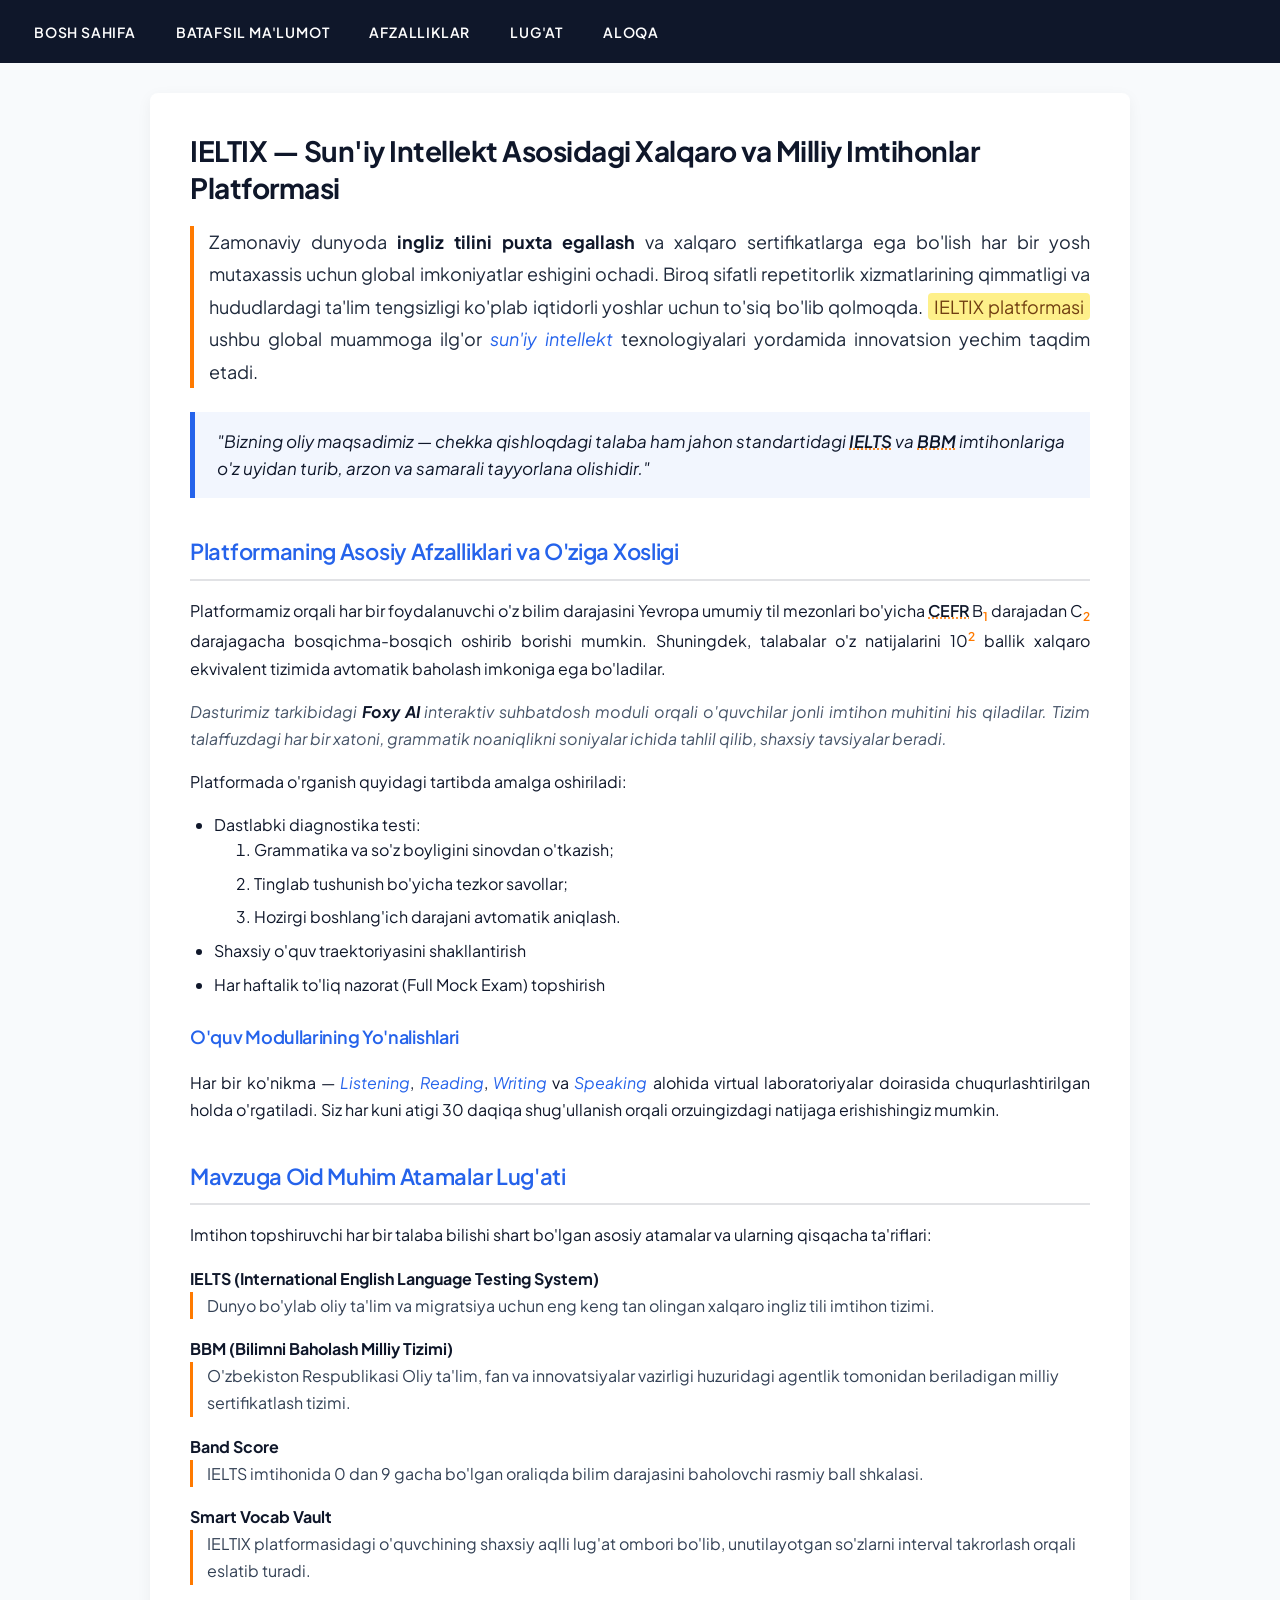
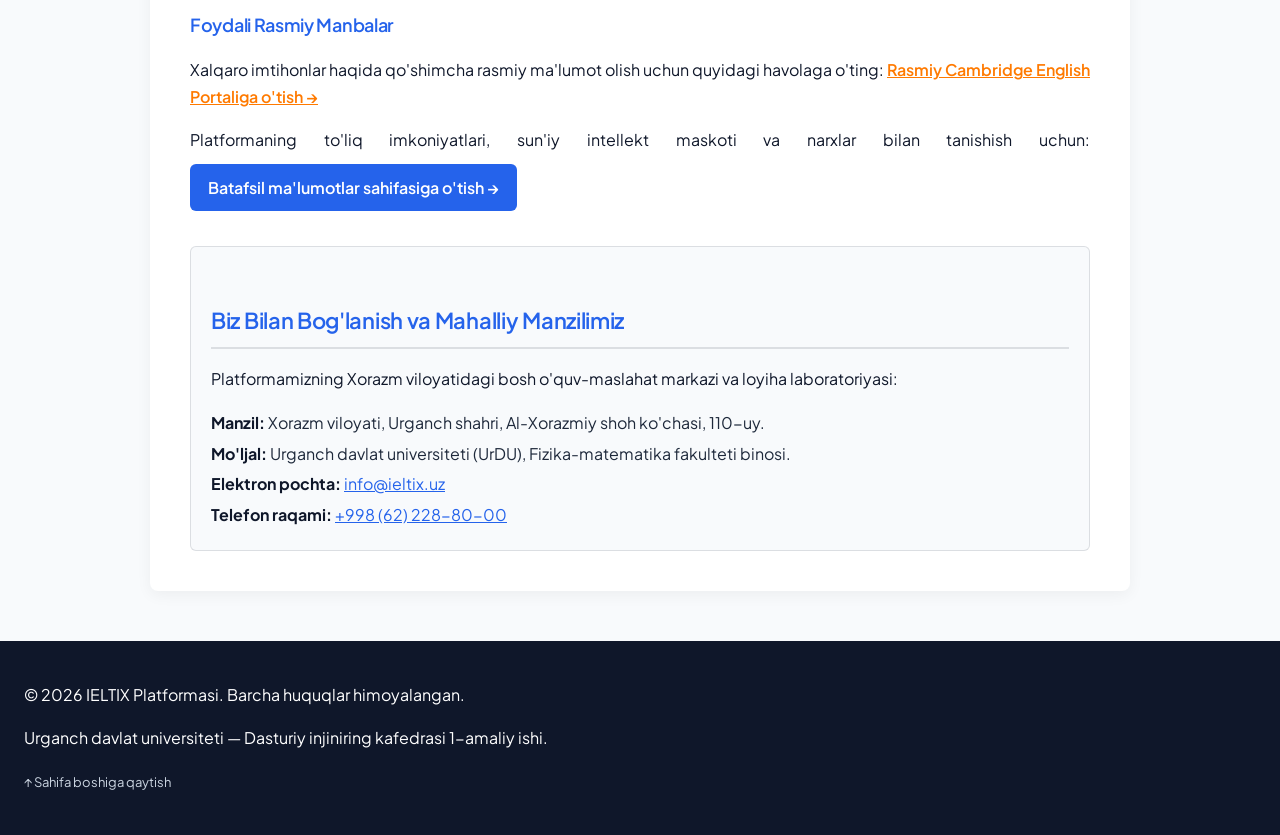
<file: amaliy-01/index.html>
<!DOCTYPE html>
<html lang="uz">
<head>
    <meta charset="UTF-8">
    <meta name="viewport" content="width=device-width, initial-scale=1.0">
    <meta name="description" content="IELTIX — Xorazm va butun O'zbekiston yoshlari uchun sun'iy intellekt (AI) asosidagi IELTS va Milliy BBM imtihonlariga tayyorgarlik platformasi.">
    <title>IELTIX — Sun'iy Intellekt Asosidagi Imtihon Platformasi</title>
    <link rel="stylesheet" href="css/style.css">
</head>
<body id="yuqoriga">

    <header>
        <nav>
            <ul>
                <li><a href="index.html">Bosh sahifa</a></li>
                <li><a href="batafsil.html">Batafsil ma'lumot</a></li>
                <li><a href="#afzalliklar">Afzalliklar</a></li>
                <li><a href="#atamalar">Lug'at</a></li>
                <li><a href="#aloqa">Aloqa</a></li>
            </ul>
        </nav>
    </header>

    <main>
        <h1>IELTIX — Sun'iy Intellekt Asosidagi Xalqaro va Milliy Imtihonlar Platformasi</h1>

        <p class="kirish-matni">
            Zamonaviy dunyoda <strong>ingliz tilini puxta egallash</strong> va xalqaro sertifikatlarga ega bo'lish har bir yosh mutaxassis uchun global imkoniyatlar eshigini ochadi. Biroq sifatli repetitorlik xizmatlarining qimmatligi va hududlardagi ta'lim tengsizligi ko'plab iqtidorli yoshlar uchun to'siq bo'lib qolmoqda. <mark>IELTIX platformasi</mark> ushbu global muammoga ilg'or <em>sun'iy intellekt</em> texnologiyalari yordamida innovatsion yechim taqdim etadi.
        </p>

        <blockquote class="shior-iqtibos">
            "Bizning oliy maqsadimiz — chekka qishloqdagi talaba ham jahon standartidagi <abbr title="International English Language Testing System">IELTS</abbr> va <abbr title="Bilim va Malakalarni Baholash Agentligi">BBM</abbr> imtihonlariga o'z uyidan turib, arzon va samarali tayyorlana olishidir."
        </blockquote>

        <h2 id="afzalliklar">Platformaning Asosiy Afzalliklari va O'ziga Xosligi</h2>

        <p>
            Platformamiz orqali har bir foydalanuvchi o'z bilim darajasini Yevropa umumiy til mezonlari bo'yicha <abbr title="Common European Framework of Reference for Languages">CEFR</abbr> B<sub>1</sub> darajadan C<sub>2</sub> darajagacha bosqichma-bosqich oshirib borishi mumkin. Shuningdek, talabalar o'z natijalarini 10<sup>2</sup> ballik xalqaro ekvivalent tizimida avtomatik baholash imkoniga ega bo'ladilar.
        </p>

        <p class="izoh">
            Dasturimiz tarkibidagi <strong>Foxy AI</strong> interaktiv suhbatdosh moduli orqali o'quvchilar jonli imtihon muhitini his qiladilar. Tizim talaffuzdagi har bir xatoni, grammatik noaniqlikni soniyalar ichida tahlil qilib, shaxsiy tavsiyalar beradi.
        </p>

        <p>Platformada o'rganish quyidagi tartibda amalga oshiriladi:</p>
        <ul class="asosiy-royxat">
            <li>Dastlabki diagnostika testi:
                <ol>
                    <li>Grammatika va so'z boyligini sinovdan o'tkazish;</li>
                    <li>Tinglab tushunish bo'yicha tezkor savollar;</li>
                    <li>Hozirgi boshlang'ich darajani avtomatik aniqlash.</li>
                </ol>
            </li>
            <li>Shaxsiy o'quv traektoriyasini shakllantirish</li>
            <li>Har haftalik to'liq nazorat (Full Mock Exam) topshirish</li>
        </ul>

        <h3>O'quv Modullarining Yo'nalishlari</h3>

        <p>
            Har bir ko'nikma — <em>Listening</em>, <em>Reading</em>, <em>Writing</em> va <em>Speaking</em> alohida virtual laboratoriyalar doirasida chuqurlashtirilgan holda o'rgatiladi. Siz har kuni atigi 30 daqiqa shug'ullanish orqali orzuingizdagi natijaga erishishingiz mumkin.
        </p>

        <h2 id="atamalar">Mavzuga Oid Muhim Atamalar Lug'ati</h2>

        <p>
            Imtihon topshiruvchi har bir talaba bilishi shart bo'lgan asosiy atamalar va ularning qisqacha ta'riflari:
        </p>

        <dl class="atamalar-toplami">
            <dt><strong>IELTS (International English Language Testing System)</strong></dt>
            <dd>Dunyo bo'ylab oliy ta'lim va migratsiya uchun eng keng tan olingan xalqaro ingliz tili imtihon tizimi.</dd>

            <dt><strong>BBM (Bilimni Baholash Milliy Tizimi)</strong></dt>
            <dd>O'zbekiston Respublikasi Oliy ta'lim, fan va innovatsiyalar vazirligi huzuridagi agentlik tomonidan beriladigan milliy sertifikatlash tizimi.</dd>

            <dt><strong>Band Score</strong></dt>
            <dd>IELTS imtihonida 0 dan 9 gacha bo'lgan oraliqda bilim darajasini baholovchi rasmiy ball shkalasi.</dd>

            <dt><strong>Smart Vocab Vault</strong></dt>
            <dd>IELTIX platformasidagi o'quvchining shaxsiy aqlli lug'at ombori bo'lib, unutilayotgan so'zlarni interval takrorlash orqali eslatib turadi.</dd>
        </dl>

        <section class="tashqi-manbalar">
            <h3>Foydali Rasmiy Manbalar</h3>
            <p>
                Xalqaro imtihonlar haqida qo'shimcha rasmiy ma'lumot olish uchun quyidagi havolaga o'ting:
                <a href="https://www.cambridgeenglish.org" target="_blank" rel="noopener" class="tashqi-havola">Rasmiy Cambridge English Portaliga o'tish &rarr;</a>
            </p>
            <p>
                Platformaning to'liq imkoniyatlari, sun'iy intellekt maskoti va narxlar bilan tanishish uchun:
                <a href="batafsil.html" class="tugma-havola">Batafsil ma'lumotlar sahifasiga o'tish &rarr;</a>
            </p>
        </section>

        <section id="aloqa">
            <h2>Biz Bilan Bog'lanish va Mahalliy Manzilimiz</h2>
            <p>
                Platformamizning Xorazm viloyatidagi bosh o'quv-maslahat markazi va loyiha laboratoriyasi:
            </p>
            <address>
                <strong>Manzil:</strong> Xorazm viloyati, Urganch shahri, Al-Xorazmiy shoh ko'chasi, 110-uy.<br>
                <strong>Mo'ljal:</strong> Urganch davlat universiteti (UrDU), Fizika-matematika fakulteti binosi.<br>
                <strong>Elektron pochta:</strong> <a href="mailto:info@ieltix.uz">info@ieltix.uz</a><br>
                <strong>Telefon raqami:</strong> <a href="tel:+998622288000">+998 (62) 228-80-00</a>
            </address>
        </section>
    </main>

    <footer>
        <p>&copy;&nbsp;2026 IELTIX Platformasi. Barcha huquqlar himoyalangan.</p>
        <p>Urganch davlat universiteti &mdash; Dasturiy injiniring kafedrasi 1-amaliy ishi.</p>
        <p><a href="#yuqoriga" class="yuqoriga-link">&uarr;&nbsp;Sahifa boshiga qaytish</a></p>
    </footer>

</body>
</html>
</file>
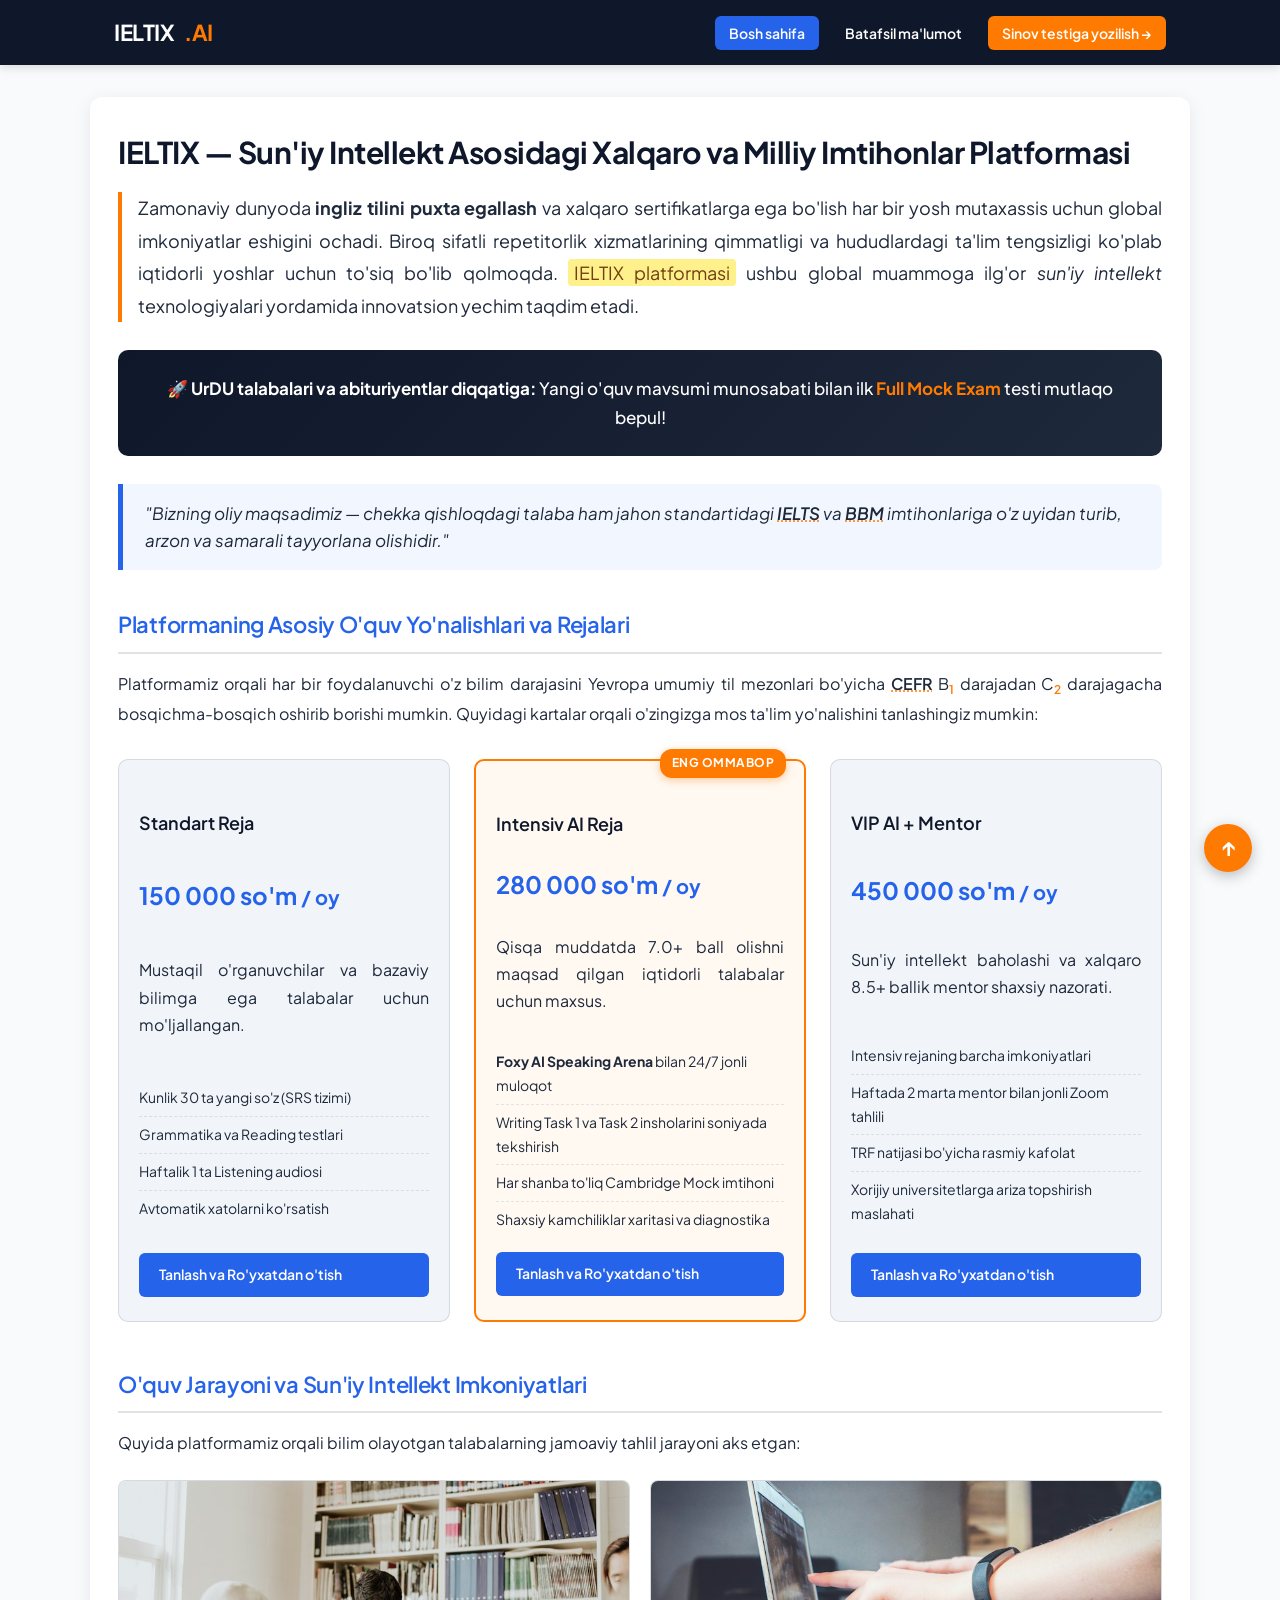
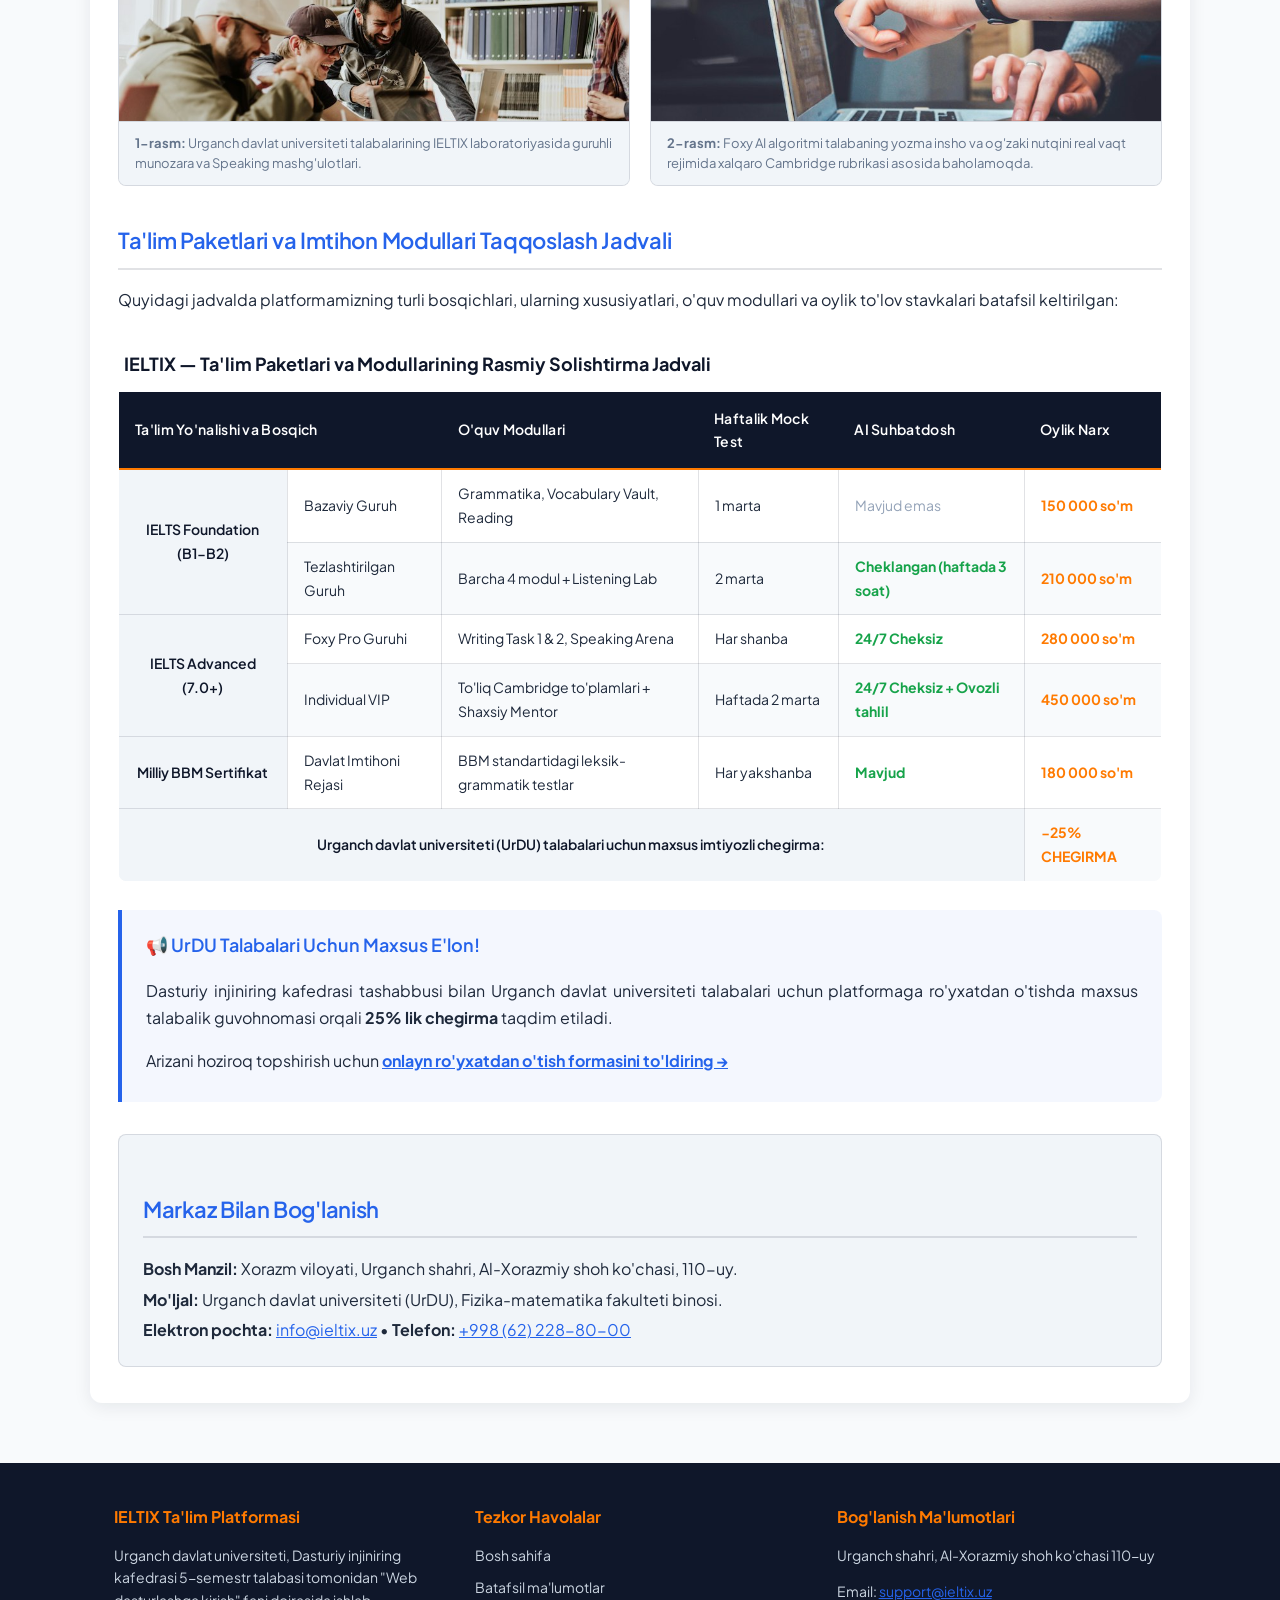
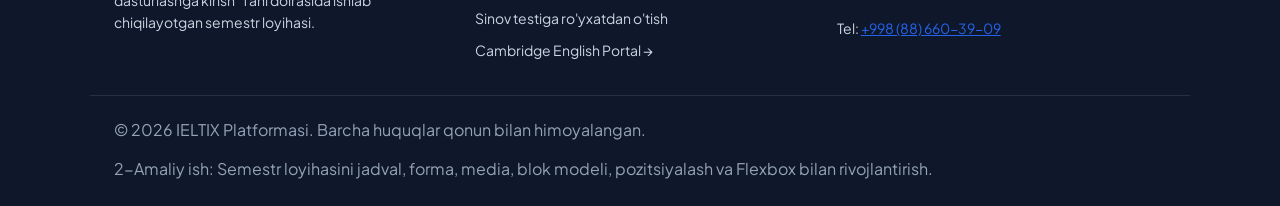
<file: amaliy-02/index.html>
<!DOCTYPE html>
<html lang="uz">
<head>
    <meta charset="UTF-8">
    <meta name="viewport" content="width=device-width, initial-scale=1.0">
    <meta name="description" content="IELTIX — Xorazm va butun O'zbekiston yoshlari uchun sun'iy intellekt (AI) asosidagi IELTS va Milliy BBM imtihonlariga tayyorgarlik platformasi.">
    <title>IELTIX — Sun'iy Intellekt Asosidagi Imtihon Platformasi (2-Amaliy ish)</title>
    <link rel="stylesheet" href="css/style.css">
</head>
<body id="yuqoriga">

    <!-- A1 & B5 & B8. Yagona semantik header va sticky flexbox navigatsiya -->
    <header>
        <nav class="bosh-navigatsiya">
            <a href="index.html" class="loyiha-logotip">
                <strong>IELTIX</strong><span>.AI</span>
            </a>
            <ul class="menyu-royxati">
                <li><a href="index.html" class="faol-sahifa">Bosh sahifa</a></li>
                <li><a href="batafsil.html">Batafsil ma'lumot</a></li>
                <li><a href="aloqa.html" class="nav-ariza-tugma">Sinov testiga yozilish &rarr;</a></li>
            </ul>
        </nav>
    </header>

    <main class="asosiy-kontent">
        <!-- Sahifaning yagona H1 sarlavhasi -->
        <h1>IELTIX — Sun'iy Intellekt Asosidagi Xalqaro va Milliy Imtihonlar Platformasi</h1>

        <p class="kirish-matni">
            Zamonaviy dunyoda <strong>ingliz tilini puxta egallash</strong> va xalqaro sertifikatlarga ega bo'lish har bir yosh mutaxassis uchun global imkoniyatlar eshigini ochadi. Biroq sifatli repetitorlik xizmatlarining qimmatligi va hududlardagi ta'lim tengsizligi ko'plab iqtidorli yoshlar uchun to'siq bo'lib qolmoqda. <mark>IELTIX platformasi</mark> ushbu global muammoga ilg'or <em>sun'iy intellekt</em> texnologiyalari yordamida innovatsion yechim taqdim etadi.
        </p>

        <!-- B11. Flexbox bilan gorizontal va vertikal to'liq markazlashtirilgan element -->
        <div class="markaziy-banner">
            <p>
                🚀 <strong>UrDU talabalari va abituriyentlar diqqatiga:</strong> Yangi o'quv mavsumi munosabati bilan ilk <span class="aktsent-matn">Full Mock Exam</span> testi mutlaqo bepul!
            </p>
        </div>

        <blockquote class="shior-iqtibos">
            "Bizning oliy maqsadimiz — chekka qishloqdagi talaba ham jahon standartidagi <abbr title="International English Language Testing System">IELTS</abbr> va <abbr title="Bilim va Malakalarni Baholash Agentligi">BBM</abbr> imtihonlariga o'z uyidan turib, arzon va samarali tayyorlana olishidir."
        </blockquote>

        <!-- A2. Section va Article tuzilmasi -->
        <section id="afzalliklar-bolimi">
            <h2>Platformaning Asosiy O'quv Yo'nalishlari va Rejalari</h2>
            <p>
                Platformamiz orqali har bir foydalanuvchi o'z bilim darajasini Yevropa umumiy til mezonlari bo'yicha <abbr title="Common European Framework of Reference for Languages">CEFR</abbr> B<sub>1</sub> darajadan C<sub>2</sub> darajagacha bosqichma-bosqich oshirib borishi mumkin. Quyidagi kartalar orqali o'zingizga mos ta'lim yo'nalishini tanlashingiz mumkin:
            </p>

            <!-- B9 & B3 & B6. Flexbox kartalar qatori, flex-wrap, absolute belgi -->
            <div class="kartalar-qatori">
                <!-- 1-Karta: Standart -->
                <article class="karta">
                    <h3>Standart Reja</h3>
                    <div class="karta-narx">150 000 so'm <small>/ oy</small></div>
                    <p>Mustaqil o'rganuvchilar va bazaviy bilimga ega talabalar uchun mo'ljallangan.</p>
                    <ul class="karta-royxat">
                        <li>Kunlik 30 ta yangi so'z (SRS tizimi)</li>
                        <li>Grammatika va Reading testlari</li>
                        <li>Haftalik 1 ta Listening audiosi</li>
                        <li>Avtomatik xatolarni ko'rsatish</li>
                    </ul>
                    <a href="aloqa.html" class="tugma-havola">Tanlash va Ro'yxatdan o'tish</a>
                </article>

                <!-- 2-Karta: Ommabop (Absolute belgisi bilan B6 talabi) -->
                <article class="karta karta-maxsus">
                    <span class="karta-belgi">Eng Ommabop</span>
                    <h3>Intensiv AI Reja</h3>
                    <div class="karta-narx">280 000 so'm <small>/ oy</small></div>
                    <p>Qisqa muddatda 7.0+ ball olishni maqsad qilgan iqtidorli talabalar uchun maxsus.</p>
                    <ul class="karta-royxat">
                        <li><strong>Foxy AI Speaking Arena</strong> bilan 24/7 jonli muloqot</li>
                        <li>Writing Task 1 va Task 2 insholarini soniyada tekshirish</li>
                        <li>Har shanba to'liq Cambridge Mock imtihoni</li>
                        <li>Shaxsiy kamchiliklar xaritasi va diagnostika</li>
                    </ul>
                    <a href="aloqa.html" class="tugma-havola">Tanlash va Ro'yxatdan o'tish</a>
                </article>

                <!-- 3-Karta: VIP Mentor -->
                <article class="karta">
                    <h3>VIP AI + Mentor</h3>
                    <div class="karta-narx">450 000 so'm <small>/ oy</small></div>
                    <p>Sun'iy intellekt baholashi va xalqaro 8.5+ ballik mentor shaxsiy nazorati.</p>
                    <ul class="karta-royxat">
                        <li>Intensiv rejaning barcha imkoniyatlari</li>
                        <li>Haftada 2 marta mentor bilan jonli Zoom tahlili</li>
                        <li>TRF natijasi bo'yicha rasmiy kafolat</li>
                        <li>Xorijiy universitetlarga ariza topshirish maslahati</li>
                    </ul>
                    <a href="aloqa.html" class="tugma-havola">Tanlash va Ro'yxatdan o'tish</a>
                </article>
            </div>
        </section>

        <!-- A10. Figure + Figcaption ichida rasm, mazmunli alt -->
        <section id="vizual-media">
            <h2>O'quv Jarayoni va Sun'iy Intellekt Imkoniyatlari</h2>
            <p>
                Quyida platformamiz orqali bilim olayotgan talabalarning jamoaviy tahlil jarayoni aks etgan:
            </p>
            <div class="media-qatori">
                <figure class="media-blok">
                    <img src="rasmlar/talabalar-mashgulot.jpg" alt="Urganch davlat universiteti talabalari IELTIX platformasida jamoaviy dars jarayonida">
                    <figcaption>
                        <strong>1-rasm:</strong> Urganch davlat universiteti talabalarining IELTIX laboratoriyasida guruhli munozara va Speaking mashg'ulotlari.
                    </figcaption>
                </figure>
                <figure class="media-blok">
                    <img src="rasmlar/suniy-intellekt-tahlili.jpg" alt="Sun'iy intellekt yordamida talaffuz va matn tahlili amalga oshirilayotgan boshqaruv ekrani">
                    <figcaption>
                        <strong>2-rasm:</strong> Foxy AI algoritmi talabaning yozma insho va og'zaki nutqini real vaqt rejimida xalqaro Cambridge rubrikasi asosida baholamoqda.
                    </figcaption>
                </figure>
            </div>
        </section>

        <!-- A3, A4, A5. JADVAL: caption, thead, tbody, th, colspan va rowspan -->
        <section id="jadval-bolimi">
            <h2>Ta'lim Paketlari va Imtihon Modullari Taqqoslash Jadvali</h2>
            <p>
                Quyidagi jadvalda platformamizning turli bosqichlari, ularning xususiyatlari, o'quv modullari va oylik to'lov stavkalari batafsil keltirilgan:
            </p>

            <div class="jadval-konteyner">
                <table class="reja-jadvali">
                    <caption>IELTIX — Ta'lim Paketlari va Modullarining Rasmiy Solishtirma Jadvali</caption>
                    <thead>
                        <tr>
                            <!-- A5. Colspan ishlatilishi -->
                            <th scope="col" colspan="2">Ta'lim Yo'nalishi va Bosqich</th>
                            <th scope="col">O'quv Modullari</th>
                            <th scope="col">Haftalik Mock Test</th>
                            <th scope="col">AI Suhbatdosh</th>
                            <th scope="col">Oylik Narx</th>
                        </tr>
                    </thead>
                    <tbody>
                        <!-- 1-qator: Rowspan ishlatilishi -->
                        <tr>
                            <th scope="row" rowspan="2">IELTS Foundation (B1-B2)</th>
                            <td>Bazaviy Guruh</td>
                            <td>Grammatika, Vocabulary Vault, Reading</td>
                            <td>1 marta</td>
                            <td class="jadval-status-yoq">Mavjud emas</td>
                            <td class="jadval-narx">150 000 so'm</td>
                        </tr>
                        <!-- 2-qator -->
                        <tr>
                            <td>Tezlashtirilgan Guruh</td>
                            <td>Barcha 4 modul + Listening Lab</td>
                            <td>2 marta</td>
                            <td class="jadval-status-ha">Cheklangan (haftada 3 soat)</td>
                            <td class="jadval-narx">210 000 so'm</td>
                        </tr>
                        <!-- 3-qator: Rowspan ishlatilishi -->
                        <tr>
                            <th scope="row" rowspan="2">IELTS Advanced (7.0+)</th>
                            <td>Foxy Pro Guruhi</td>
                            <td>Writing Task 1 &amp; 2, Speaking Arena</td>
                            <td>Har shanba</td>
                            <td class="jadval-status-ha">24/7 Cheksiz</td>
                            <td class="jadval-narx">280 000 so'm</td>
                        </tr>
                        <!-- 4-qator -->
                        <tr>
                            <td>Individual VIP</td>
                            <td>To'liq Cambridge to'plamlari + Shaxsiy Mentor</td>
                            <td>Haftada 2 marta</td>
                            <td class="jadval-status-ha">24/7 Cheksiz + Ovozli tahlil</td>
                            <td class="jadval-narx">450 000 so'm</td>
                        </tr>
                        <!-- 5-qator: Milliy BBM -->
                        <tr>
                            <th scope="row">Milliy BBM Sertifikat</th>
                            <td>Davlat Imtihoni Rejasi</td>
                            <td>BBM standartidagi leksik-grammatik testlar</td>
                            <td>Har yakshanba</td>
                            <td class="jadval-status-ha">Mavjud</td>
                            <td class="jadval-narx">180 000 so'm</td>
                        </tr>
                        <!-- 6-qator: Jamlanma/Imtiyoz qatori (A5. Colspan) -->
                        <tr>
                            <th scope="row" colspan="5">Urganch davlat universiteti (UrDU) talabalari uchun maxsus imtiyozli chegirma:</th>
                            <td class="jadval-narx">−25% CHEGIRMA</td>
                        </tr>
                    </tbody>
                </table>
            </div>
        </section>

        <!-- A2. ASIDE (Yon Panel / Bildirishnoma) -->
        <aside class="yon-panel">
            <h3>📢 UrDU Talabalari Uchun Maxsus E'lon!</h3>
            <p>
                Dasturiy injiniring kafedrasi tashabbusi bilan Urganch davlat universiteti talabalari uchun platformaga ro'yxatdan o'tishda maxsus talabalik guvohnomasi orqali <strong>25% lik chegirma</strong> taqdim etiladi.
            </p>
            <p>
                Arizani hoziroq topshirish uchun <a href="aloqa.html"><strong>onlayn ro'yxatdan o'tish formasini to'ldiring &rarr;</strong></a>
            </p>
        </aside>

        <!-- Aloqa va batafsil bo'limlar -->
        <section id="aloqa-qismi">
            <h2>Markaz Bilan Bog'lanish</h2>
            <address>
                <strong>Bosh Manzil:</strong> Xorazm viloyati, Urganch shahri, Al-Xorazmiy shoh ko'chasi, 110-uy.<br>
                <strong>Mo'ljal:</strong> Urganch davlat universiteti (UrDU), Fizika-matematika fakulteti binosi.<br>
                <strong>Elektron pochta:</strong> <a href="mailto:info@ieltix.uz">info@ieltix.uz</a> &bull; 
                <strong>Telefon:</strong> <a href="tel:+998622288000">+998 (62) 228-80-00</a>
            </address>
        </section>
    </main>

    <!-- B7. Sahifa boshiga fixed harakatlanuvchi tugma -->
    <a href="#yuqoriga" class="yuqoriga-fixed-tugma" title="Sahifa boshiga qaytish" aria-label="Sahifa boshiga qaytish">&uarr;</a>

    <!-- A1 & B10. Flexbox bilan 2 yoki undan ortiq ustunli Footer -->
    <footer class="sahifa-footeri">
        <div class="footer-ichki">
            <!-- 1-ustun -->
            <div class="footer-ustun">
                <h4>IELTIX Ta'lim Platformasi</h4>
                <p>
                    Urganch davlat universiteti, Dasturiy injiniring kafedrasi 5-semestr talabasi tomonidan "Web dasturlashga kirish" fani doirasida ishlab chiqilayotgan semestr loyihasi.
                </p>
            </div>

            <!-- 2-ustun -->
            <div class="footer-ustun">
                <h4>Tezkor Havolalar</h4>
                <ul>
                    <li><a href="index.html">Bosh sahifa</a></li>
                    <li><a href="batafsil.html">Batafsil ma'lumotlar</a></li>
                    <li><a href="aloqa.html">Sinov testiga ro'yxatdan o'tish</a></li>
                    <li><a href="https://www.cambridgeenglish.org" target="_blank" rel="noopener">Cambridge English Portal &rarr;</a></li>
                </ul>
            </div>

            <!-- 3-ustun -->
            <div class="footer-ustun">
                <h4>Bog'lanish Ma'lumotlari</h4>
                <p>Urganch shahri, Al-Xorazmiy shoh ko'chasi 110-uy</p>
                <p>Email: <a href="mailto:support@ieltix.uz">support@ieltix.uz</a></p>
                <p>Tel: <a href="tel:+998886603909">+998 (88) 660-39-09</a></p>
            </div>
        </div>

        <div class="footer-pastki">
            <p>&copy;&nbsp;2026 IELTIX Platformasi. Barcha huquqlar qonun bilan himoyalangan.</p>
            <p>2-Amaliy ish: Semestr loyihasini jadval, forma, media, blok modeli, pozitsiyalash va Flexbox bilan rivojlantirish.</p>
        </div>
    </footer>

</body>
</html>
</file>
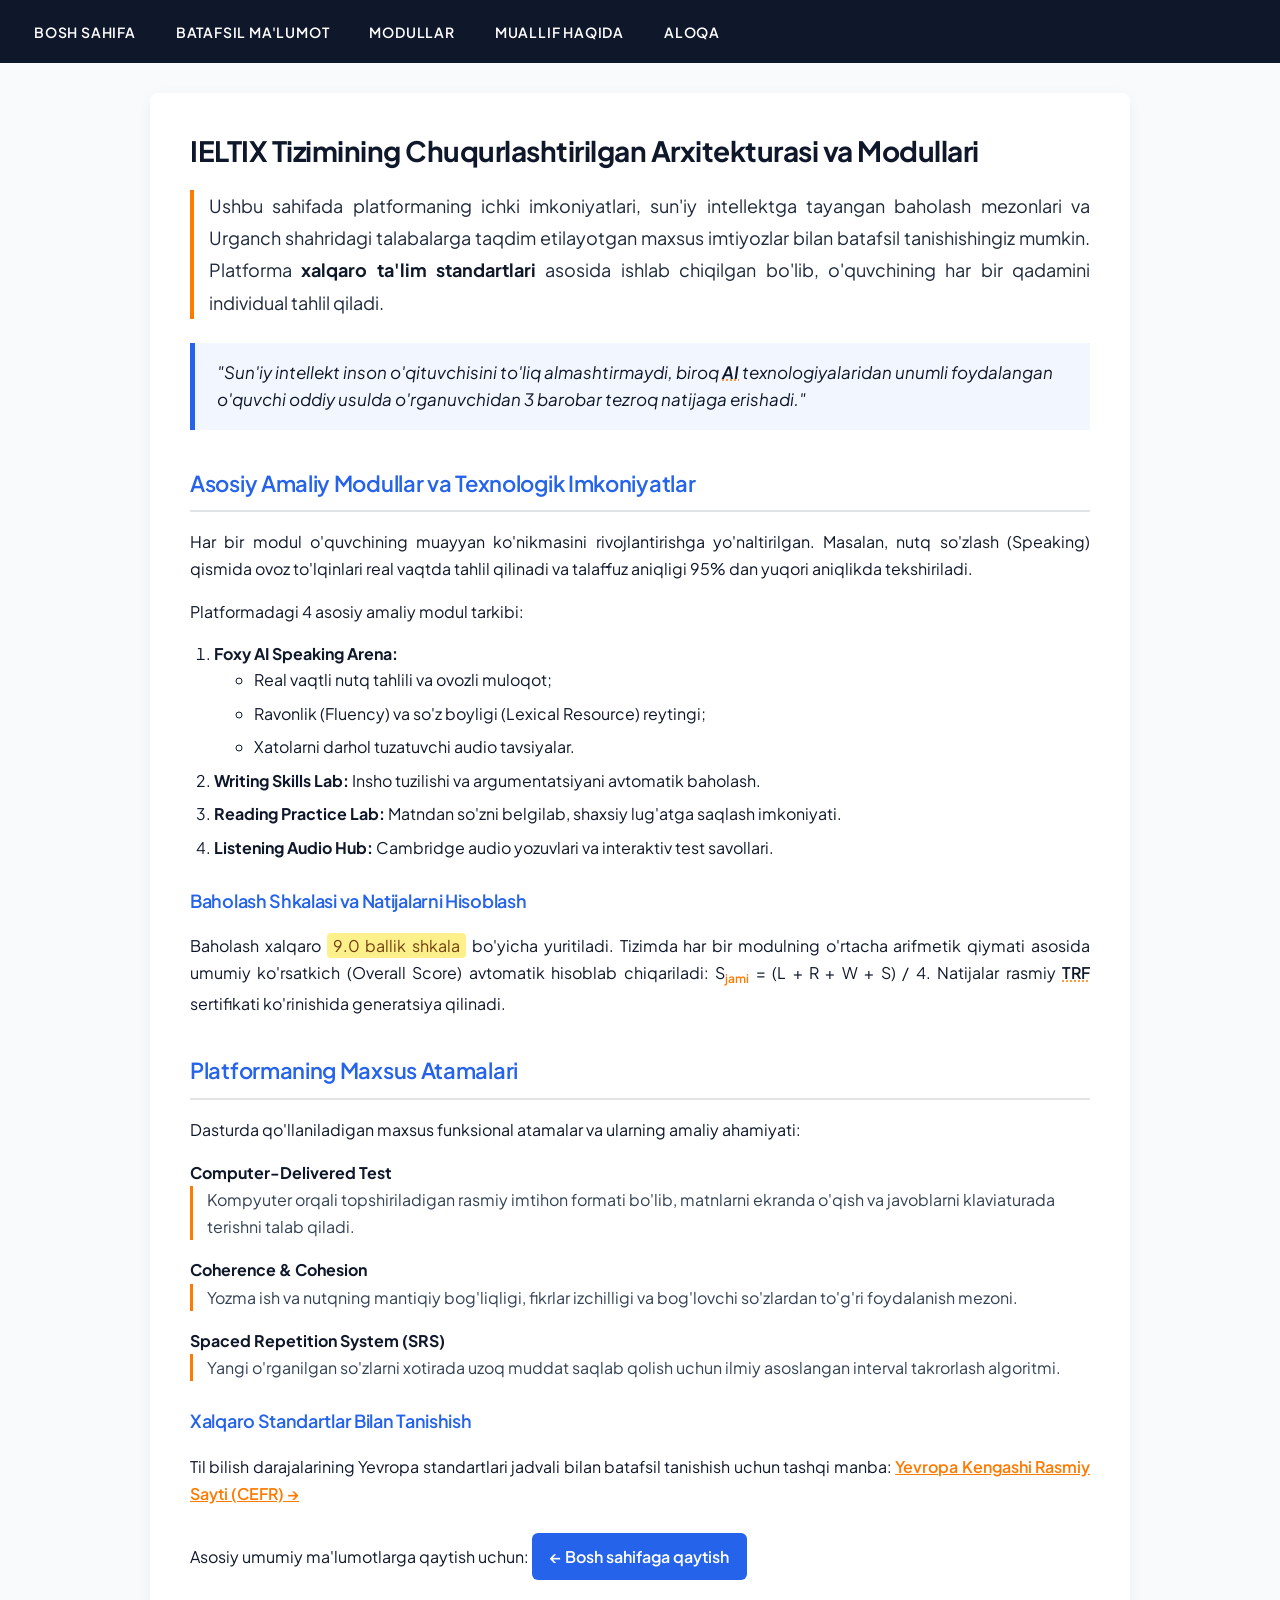
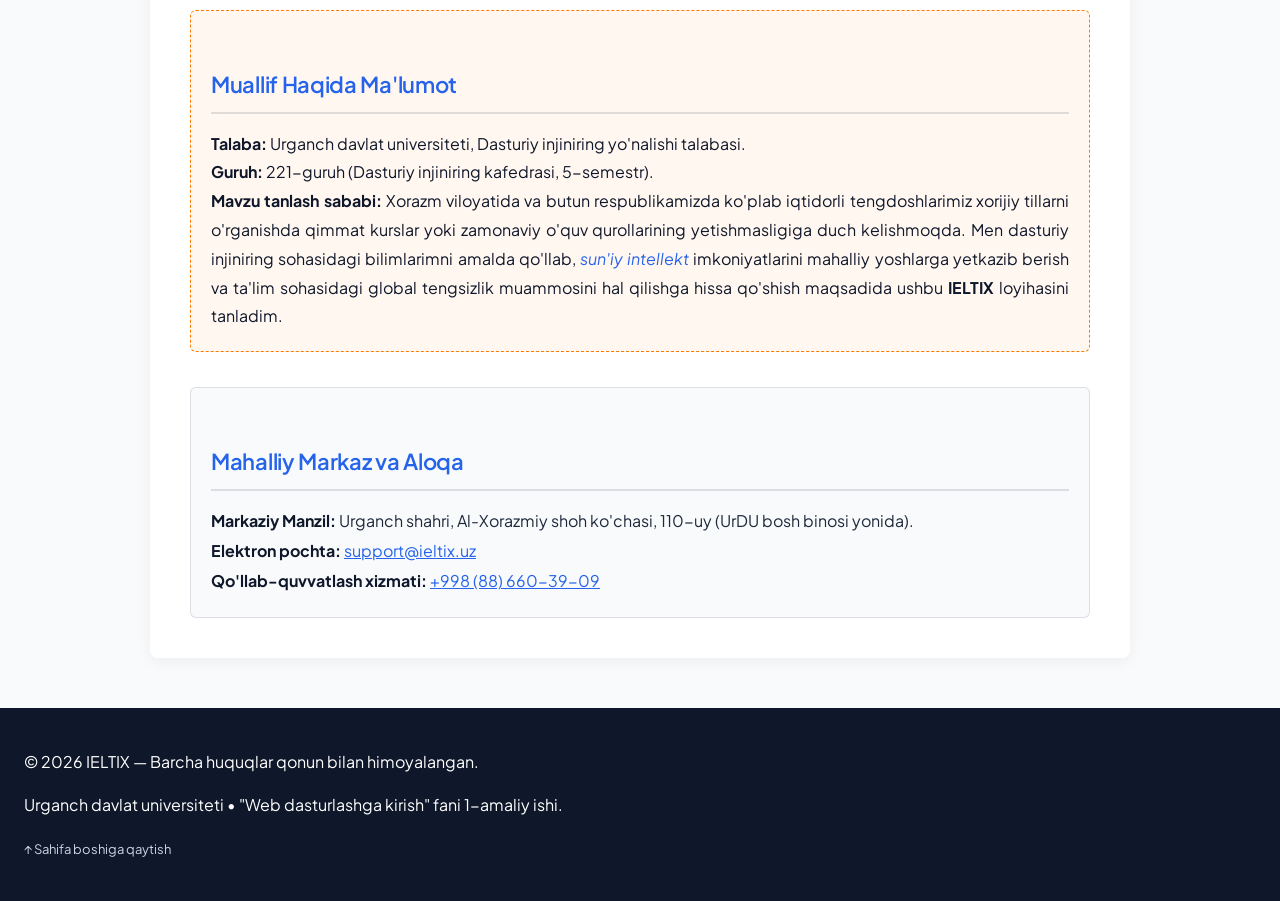
<file: amaliy-01/batafsil.html>
<!DOCTYPE html>
<html lang="uz">

<head>
    <meta charset="UTF-8">
    <meta name="viewport" content="width=device-width, initial-scale=1.0">
    <meta name="description"
        content="IELTIX platformasining batafsil modullari, Foxy AI examiner, Urganch o'quv markazi va amaliy ish muallifi haqida to'liq ma'lumot.">
    <title>IELTIX — Batafsil Ma'lumot va Muallif Haqida</title>
    <link rel="stylesheet" href="css/style.css">
</head>

<body id="yuqoriga">

    <header>
        <nav>
            <ul>
                <li><a href="index.html">Bosh sahifa</a></li>
                <li><a href="batafsil.html">Batafsil ma'lumot</a></li>
                <li><a href="#modullar">Modullar</a></li>
                <li><a href="#muallif">Muallif haqida</a></li>
                <li><a href="#aloqa">Aloqa</a></li>
            </ul>
        </nav>
    </header>

    <main>
        <h1>IELTIX Tizimining Chuqurlashtirilgan Arxitekturasi va Modullari</h1>

        <p class="kirish-matni">
            Ushbu sahifada platformaning ichki imkoniyatlari, sun'iy intellektga tayangan baholash mezonlari va Urganch
            shahridagi talabalarga taqdim etilayotgan maxsus imtiyozlar bilan batafsil tanishishingiz mumkin. Platforma
            <strong>xalqaro ta'lim standartlari</strong> asosida ishlab chiqilgan bo'lib, o'quvchining har bir qadamini
            individual tahlil qiladi.
        </p>

        <blockquote class="shior-iqtibos">
            "Sun'iy intellekt inson o'qituvchisini to'liq almashtirmaydi, biroq <abbr
                title="Artificial Intelligence">AI</abbr> texnologiyalaridan unumli foydalangan o'quvchi oddiy usulda
            o'rganuvchidan 3 barobar tezroq natijaga erishadi."
        </blockquote>

        <h2 id="modullar">Asosiy Amaliy Modullar va Texnologik Imkoniyatlar</h2>

        <p>
            Har bir modul o'quvchining muayyan ko'nikmasini rivojlantirishga yo'naltirilgan. Masalan, nutq so'zlash
            (Speaking) qismida ovoz to'lqinlari real vaqtda tahlil qilinadi va talaffuz aniqligi 95% dan yuqori
            aniqlikda tekshiriladi.
        </p>

        <p>Platformadagi 4 asosiy amaliy modul tarkibi:</p>
        <ol class="raqamli-royxat">
            <li><strong>Foxy AI Speaking Arena:</strong>
                <ul>
                    <li>Real vaqtli nutq tahlili va ovozli muloqot;</li>
                    <li>Ravonlik (Fluency) va so'z boyligi (Lexical Resource) reytingi;</li>
                    <li>Xatolarni darhol tuzatuvchi audio tavsiyalar.</li>
                </ul>
            </li>
            <li><strong>Writing Skills Lab:</strong> Insho tuzilishi va argumentatsiyani avtomatik baholash.</li>
            <li><strong>Reading Practice Lab:</strong> Matndan so'zni belgilab, shaxsiy lug'atga saqlash imkoniyati.
            </li>
            <li><strong>Listening Audio Hub:</strong> Cambridge audio yozuvlari va interaktiv test savollari.</li>
        </ol>

        <h3>Baholash Shkalasi va Natijalarni Hisoblash</h3>

        <p>
            Baholash xalqaro <mark>9.0 ballik shkala</mark> bo'yicha yuritiladi. Tizimda har bir modulning o'rtacha
            arifmetik qiymati asosida umumiy ko'rsatkich (Overall Score) avtomatik hisoblab chiqariladi:
            S<sub>jami</sub> = (L + R + W + S) / 4. Natijalar rasmiy <abbr title="Test Report Form">TRF</abbr>
            sertifikati ko'rinishida generatsiya qilinadi.
        </p>

        <h2 id="lugat">Platformaning Maxsus Atamalari</h2>

        <p>
            Dasturda qo'llaniladigan maxsus funksional atamalar va ularning amaliy ahamiyati:
        </p>

        <dl class="atamalar-toplami">
            <dt><strong>Computer-Delivered Test</strong></dt>
            <dd>Kompyuter orqali topshiriladigan rasmiy imtihon formati bo'lib, matnlarni ekranda o'qish va javoblarni
                klaviaturada terishni talab qiladi.</dd>

            <dt><strong>Coherence &amp; Cohesion</strong></dt>
            <dd>Yozma ish va nutqning mantiqiy bog'liqligi, fikrlar izchilligi va bog'lovchi so'zlardan to'g'ri
                foydalanish mezoni.</dd>

            <dt><strong>Spaced Repetition System (SRS)</strong></dt>
            <dd>Yangi o'rganilgan so'zlarni xotirada uzoq muddat saqlab qolish uchun ilmiy asoslangan interval
                takrorlash algoritmi.</dd>
        </dl>

        <section class="qoshimcha-manbalar">
            <h3>Xalqaro Standartlar Bilan Tanishish</h3>
            <p>
                Til bilish darajalarining Yevropa standartlari jadvali bilan batafsil tanishish uchun tashqi manba:
                <a href="https://www.coe.int/en/web/common-european-framework-reference-languages" target="_blank"
                    rel="noopener" class="tashqi-havola">Yevropa Kengashi Rasmiy Sayti (CEFR) &rarr;</a>
            </p>
            <p>
                Asosiy umumiy ma'lumotlarga qaytish uchun:
                <a href="index.html" class="tugma-havola">&larr; Bosh sahifaga qaytish</a>
            </p>
        </section>

        <section id="muallif" class="muallif-bloki">
            <h2>Muallif Haqida Ma'lumot</h2>
            <p>
                <strong>Talaba:</strong> Urganch davlat universiteti, Dasturiy injiniring yo'nalishi talabasi.<br>
                <strong>Guruh:</strong> 221-guruh (Dasturiy injiniring kafedrasi, 5-semestr).<br>
                <strong>Mavzu tanlash sababi:</strong> Xorazm viloyatida va butun respublikamizda ko'plab iqtidorli
                tengdoshlarimiz xorijiy tillarni o'rganishda qimmat kurslar yoki zamonaviy o'quv qurollarining
                yetishmasligiga duch kelishmoqda. Men dasturiy injiniring sohasidagi bilimlarimni amalda qo'llab,
                <em>sun'iy intellekt</em> imkoniyatlarini mahalliy yoshlarga yetkazib berish va ta'lim sohasidagi global
                tengsizlik muammosini hal qilishga hissa qo'shish maqsadida ushbu <strong>IELTIX</strong> loyihasini
                tanladim.
            </p>
        </section>

        <section id="aloqa">
            <h2>Mahalliy Markaz va Aloqa</h2>
            <address>
                <strong>Markaziy Manzil:</strong> Urganch shahri, Al-Xorazmiy shoh ko'chasi, 110-uy (UrDU bosh binosi
                yonida).<br>
                <strong>Elektron pochta:</strong> <a href="mailto:support@ieltix.uz">support@ieltix.uz</a><br>
                <strong>Qo'llab-quvvatlash xizmati:</strong> <a href="tel:+998886603909">+998 (88) 660-39-09</a>
            </address>
        </section>
    </main>

    <footer>
        <p>&copy;&nbsp;2026 IELTIX &mdash; Barcha huquqlar qonun bilan himoyalangan.</p>
        <p>Urganch davlat universiteti &bull; "Web dasturlashga kirish" fani 1-amaliy ishi.</p>
        <p><a href="#yuqoriga" class="yuqoriga-link">&uarr;&nbsp;Sahifa boshiga qaytish</a></p>
    </footer>

</body>

</html>
</file>
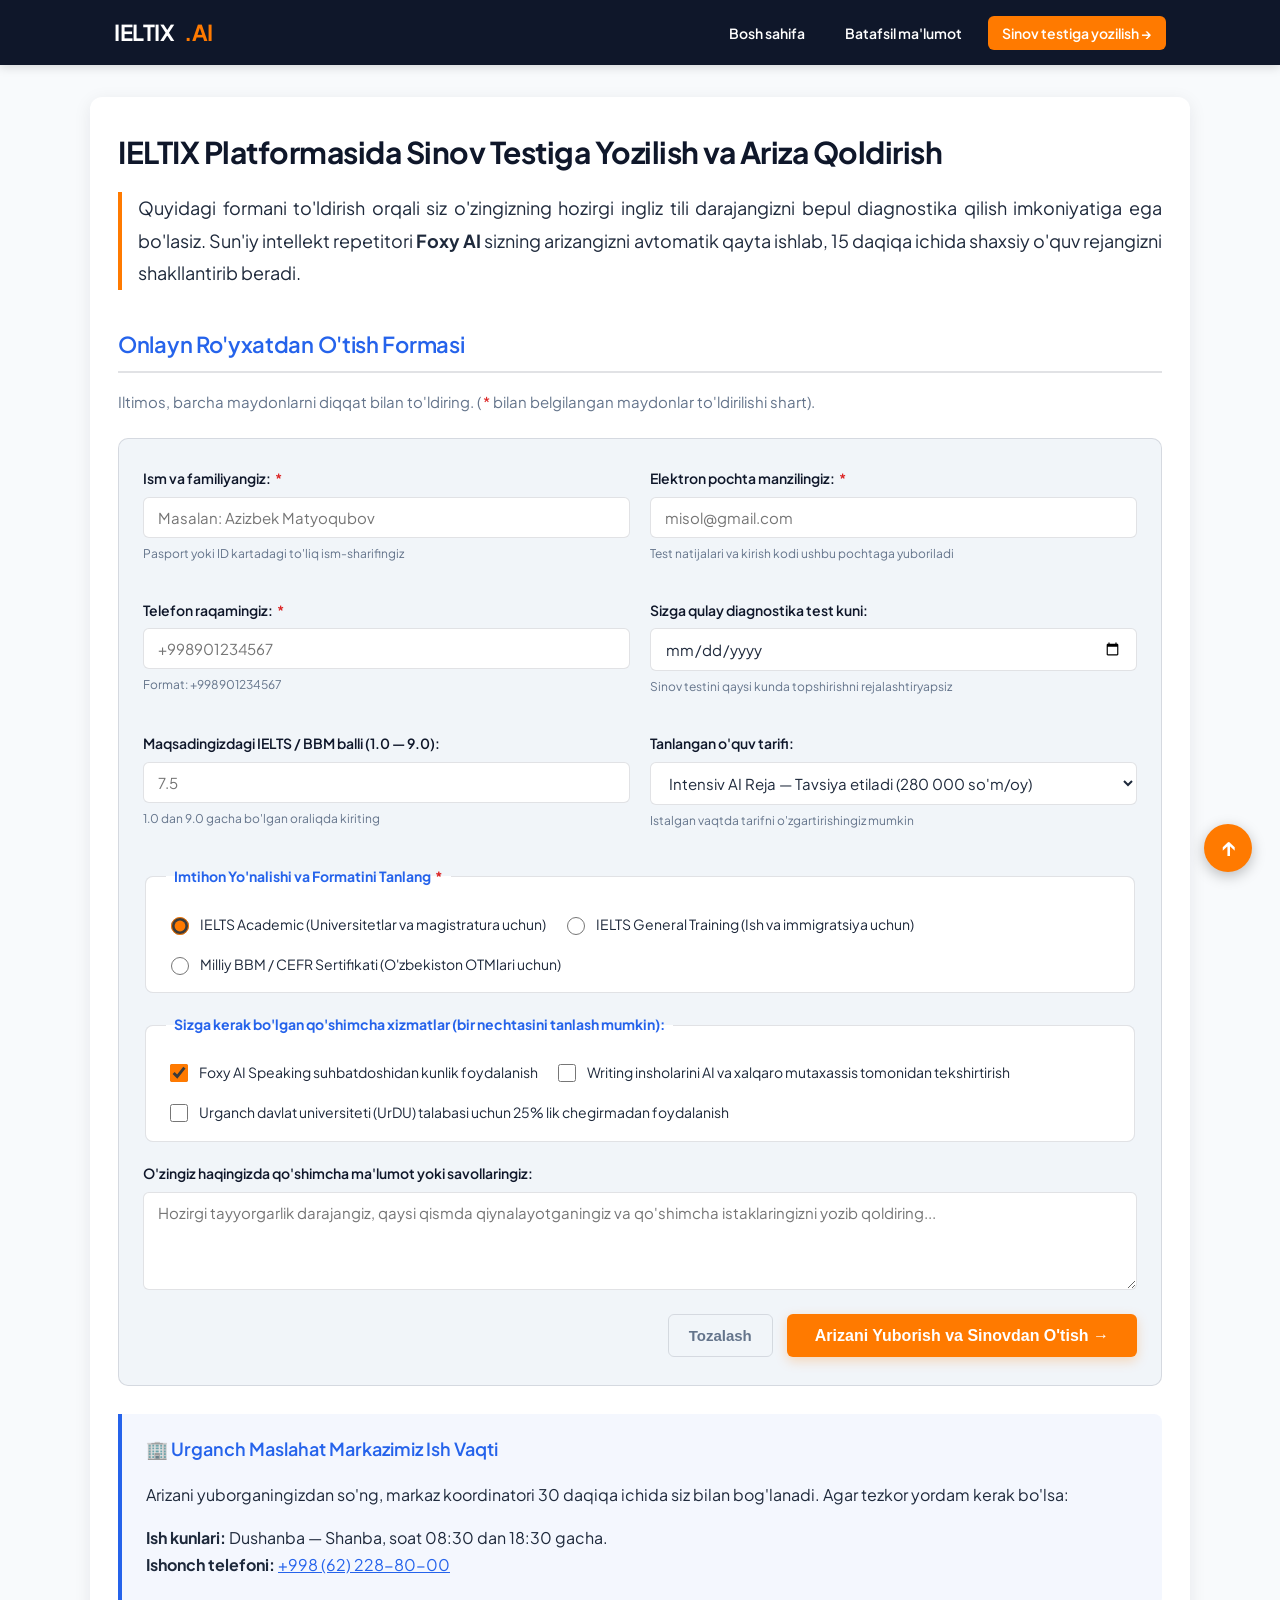
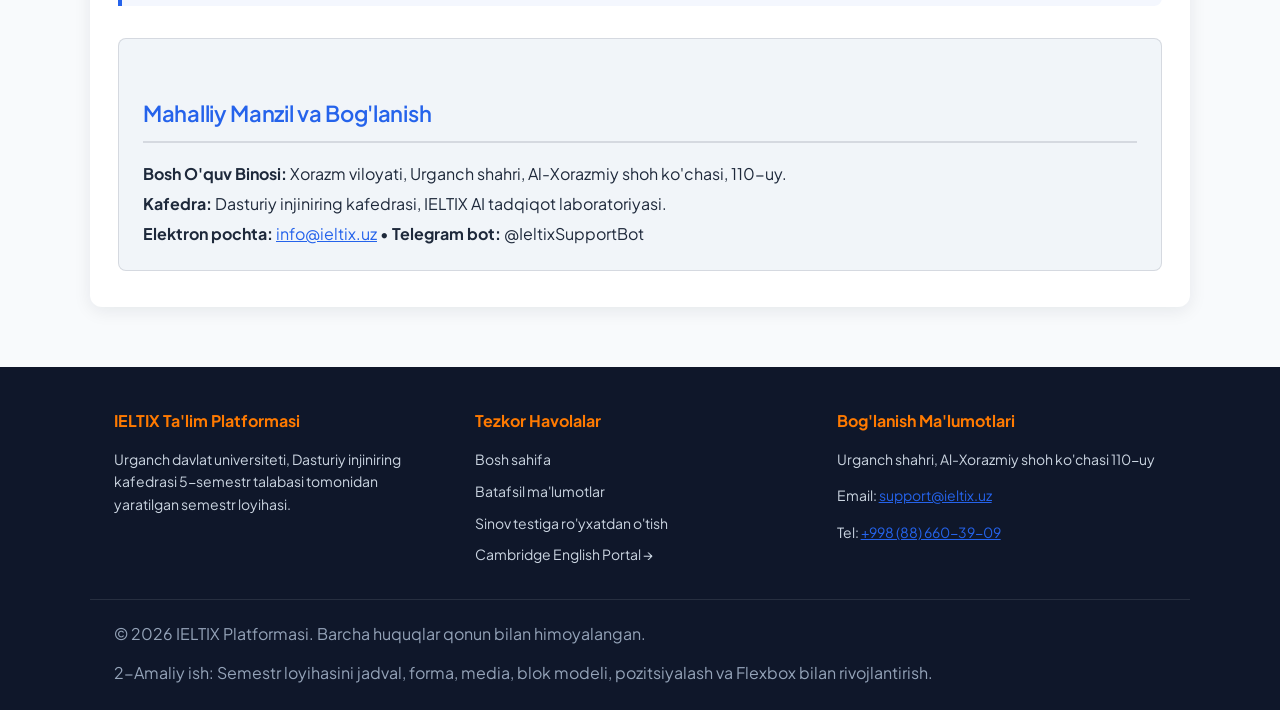
<file: amaliy-02/aloqa.html>
<!DOCTYPE html>
<html lang="uz">
<head>
    <meta charset="UTF-8">
    <meta name="viewport" content="width=device-width, initial-scale=1.0">
    <meta name="description" content="IELTIX platformasida sinov testiga yozilish, ro'yxatdan o'tish va Urganch markazi bilan bog'lanish arizasi formasi.">
    <title>IELTIX — Sinov Testiga Yozilish va Aloqa (2-Amaliy ish)</title>
    <link rel="stylesheet" href="css/style.css">
</head>
<body id="yuqoriga">

    <!-- A1 & B5 & B8. Yagona semantik header va sticky flexbox navigatsiya -->
    <header>
        <nav class="bosh-navigatsiya">
            <a href="index.html" class="loyiha-logotip">
                <strong>IELTIX</strong><span>.AI</span>
            </a>
            <ul class="menyu-royxati">
                <li><a href="index.html">Bosh sahifa</a></li>
                <li><a href="batafsil.html">Batafsil ma'lumot</a></li>
                <li><a href="aloqa.html" class="faol-sahifa nav-ariza-tugma">Sinov testiga yozilish &rarr;</a></li>
            </ul>
        </nav>
    </header>

    <main class="asosiy-kontent">
        <h1>IELTIX Platformasida Sinov Testiga Yozilish va Ariza Qoldirish</h1>

        <p class="kirish-matni">
            Quyidagi formani to'ldirish orqali siz o'zingizning hozirgi ingliz tili darajangizni bepul diagnostika qilish imkoniyatiga ega bo'lasiz. Sun'iy intellekt repetitori <strong>Foxy AI</strong> sizning arizangizni avtomatik qayta ishlab, 15 daqiqa ichida shaxsiy o'quv rejangizni shakllantirib beradi.
        </p>

        <!-- A2. Section va Article tuzilmasi -->
        <section id="ariza-formasi-bolimi">
            <h2>Onlayn Ro'yxatdan O'tish Formasi</h2>
            <p class="forma-tushuntirish">
                Iltimos, barcha maydonlarni diqqat bilan to'ldiring. (<span class="majburiy-belgi">*</span> bilan belgilangan maydonlar to'ldirilishi shart).
            </p>

            <!-- A6, A7, A8, A9, B12. Talablarga to'liq javob beruvchi Forma -->
            <form action="aloqa.html" method="post" class="ariza-formasi">
                
                <!-- 1 & 2-maydonlar: text va email -->
                <div class="forma-qatori">
                    <!-- 1-maydon: Text input (required) -->
                    <div class="forma-guruh">
                        <label for="talaba-ism">Ism va familiyangiz: <span class="majburiy-belgi">*</span></label>
                        <input 
                            type="text" 
                            id="talaba-ism" 
                            name="talaba_ism" 
                            placeholder="Masalan: Azizbek Matyoqubov" 
                            required>
                        <small class="yordamchi-matn">Pasport yoki ID kartadagi to'liq ism-sharifingiz</small>
                    </div>

                    <!-- 2-maydon: Email input (required) -->
                    <div class="forma-guruh">
                        <label for="talaba-email">Elektron pochta manzilingiz: <span class="majburiy-belgi">*</span></label>
                        <input 
                            type="email" 
                            id="talaba-email" 
                            name="talaba_email" 
                            placeholder="misol@gmail.com" 
                            required>
                        <small class="yordamchi-matn">Test natijalari va kirish kodi ushbu pochtaga yuboriladi</small>
                    </div>
                </div>

                <!-- 3 & 4-maydonlar: tel va date -->
                <div class="forma-qatori">
                    <!-- 3-maydon: Tel input (pattern bilan va required) -->
                    <div class="forma-guruh">
                        <label for="talaba-tel">Telefon raqamingiz: <span class="majburiy-belgi">*</span></label>
                        <input 
                            type="tel" 
                            id="talaba-tel" 
                            name="talaba_tel" 
                            placeholder="+998901234567" 
                            pattern="\+998[0-9]{9}" 
                            title="+998 bilan boshlanib 9 ta raqam bo'lishi shart (masalan, +998901234567)" 
                            required>
                        <small class="yordamchi-matn">Format: +998901234567</small>
                    </div>

                    <!-- 4-maydon: Date input -->
                    <div class="forma-guruh">
                        <label for="test-sanasi">Sizga qulay diagnostika test kuni:</label>
                        <input 
                            type="date" 
                            id="test-sanasi" 
                            name="test_sanasi">
                        <small class="yordamchi-matn">Sinov testini qaysi kunda topshirishni rejalashtiryapsiz</small>
                    </div>
                </div>

                <!-- 5 & 6-maydonlar: number va select -->
                <div class="forma-qatori">
                    <!-- 5-maydon: Number input -->
                    <div class="forma-guruh">
                        <label for="maqsad-ball">Maqsadingizdagi IELTS / BBM balli (1.0 &mdash; 9.0):</label>
                        <input 
                            type="number" 
                            id="maqsad-ball" 
                            name="maqsad_ball" 
                            min="1.0" 
                            max="9.0" 
                            step="0.5" 
                            placeholder="7.5">
                        <small class="yordamchi-matn">1.0 dan 9.0 gacha bo'lgan oraliqda kiriting</small>
                    </div>

                    <!-- 6-maydon: Select tanlovi -->
                    <div class="forma-guruh">
                        <label for="tarif-tanlovi">Tanlangan o'quv tarifi:</label>
                        <select id="tarif-tanlovi" name="tarif_tanlovi">
                            <option value="standart">Standart Reja (150 000 so'm/oy)</option>
                            <option value="intensiv" selected>Intensiv AI Reja — Tavsiya etiladi (280 000 so'm/oy)</option>
                            <option value="vip">VIP AI + Shaxsiy Mentor (450 000 so'm/oy)</option>
                            <option value="bbm">Milliy BBM Imtihon Rejasi (180 000 so'm/oy)</option>
                        </select>
                        <small class="yordamchi-matn">Istalgan vaqtda tarifni o'zgartirishingiz mumkin</small>
                    </div>
                </div>

                <!-- 7-maydon: Fieldset + Legend ichidagi Radio guruh (A8 talabi) -->
                <fieldset class="forma-fieldset">
                    <legend>Imtihon Yo'nalishi va Formatini Tanlang <span class="majburiy-belgi">*</span></legend>
                    <div class="tanlovlar-guruhi">
                        <label class="tanlov-elementi">
                            <input type="radio" name="imtihon_turi" value="ielts_academic" checked required>
                            <span>IELTS Academic (Universitetlar va magistratura uchun)</span>
                        </label>
                        <label class="tanlov-elementi">
                            <input type="radio" name="imtihon_turi" value="ielts_general">
                            <span>IELTS General Training (Ish va immigratsiya uchun)</span>
                        </label>
                        <label class="tanlov-elementi">
                            <input type="radio" name="imtihon_turi" value="milliy_bbm">
                            <span>Milliy BBM / CEFR Sertifikati (O'zbekiston OTMlari uchun)</span>
                        </label>
                    </div>
                </fieldset>

                <!-- 8-maydon: Checkbox guruh -->
                <fieldset class="forma-fieldset">
                    <legend>Sizga kerak bo'lgan qo'shimcha xizmatlar (bir nechtasini tanlash mumkin):</legend>
                    <div class="tanlovlar-guruhi">
                        <label class="tanlov-elementi">
                            <input type="checkbox" name="xizmatlar" value="speaking_arena" checked>
                            <span>Foxy AI Speaking suhbatdoshidan kunlik foydalanish</span>
                        </label>
                        <label class="tanlov-elementi">
                            <input type="checkbox" name="xizmatlar" value="writing_check">
                            <span>Writing insholarini AI va xalqaro mutaxassis tomonidan tekshirtirish</span>
                        </label>
                        <label class="tanlov-elementi">
                            <input type="checkbox" name="xizmatlar" value="urdu_chegirma">
                            <span>Urganch davlat universiteti (UrDU) talabasi uchun 25% lik chegirmadan foydalanish</span>
                        </label>
                    </div>
                </fieldset>

                <!-- 9-maydon: Textarea -->
                <div class="forma-guruh forma-guruh-toliq">
                    <label for="talaba-izoh">O'zingiz haqingizda qo'shimcha ma'lumot yoki savollaringiz:</label>
                    <textarea 
                        id="talaba-izoh" 
                        name="talaba_izoh" 
                        rows="4" 
                        placeholder="Hozirgi tayyorgarlik darajangiz, qaysi qismda qiynalayotganingiz va qo'shimcha istaklaringizni yozib qoldiring..."></textarea>
                </div>

                <!-- Tugmalar bloki -->
                <div class="forma-harakatlar">
                    <button type="reset" class="forma-tozalash-tugma">Tozalash</button>
                    <!-- A9. button type="submit" -->
                    <button type="submit" class="forma-tugma">Arizani Yuborish va Sinovdan O'tish &rarr;</button>
                </div>
            </form>
        </section>

        <!-- A2. Aside bo'limi: Aloqa markazi va tezkor savollar -->
        <aside class="yon-panel">
            <h3>🏢 Urganch Maslahat Markazimiz Ish Vaqti</h3>
            <p>
                Arizani yuborganingizdan so'ng, markaz koordinatori 30 daqiqa ichida siz bilan bog'lanadi. Agar tezkor yordam kerak bo'lsa:
            </p>
            <p>
                <strong>Ish kunlari:</strong> Dushanba &mdash; Shanba, soat 08:30 dan 18:30 gacha.<br>
                <strong>Ishonch telefoni:</strong> <a href="tel:+998622288000">+998 (62) 228-80-00</a>
            </p>
        </aside>

        <!-- Aloqa rekvizitlari bo'limi -->
        <section id="aloqa-qismi">
            <h2>Mahalliy Manzil va Bog'lanish</h2>
            <address>
                <strong>Bosh O'quv Binosi:</strong> Xorazm viloyati, Urganch shahri, Al-Xorazmiy shoh ko'chasi, 110-uy.<br>
                <strong>Kafedra:</strong> Dasturiy injiniring kafedrasi, IELTIX AI tadqiqot laboratoriyasi.<br>
                <strong>Elektron pochta:</strong> <a href="mailto:info@ieltix.uz">info@ieltix.uz</a> &bull; 
                <strong>Telegram bot:</strong> @IeltixSupportBot
            </address>
        </section>
    </main>

    <!-- B7. Sahifa boshiga fixed harakatlanuvchi tugma -->
    <a href="#yuqoriga" class="yuqoriga-fixed-tugma" title="Sahifa boshiga qaytish" aria-label="Sahifa boshiga qaytish">&uarr;</a>

    <!-- A1 & B10. Flexbox bilan 2 yoki undan ortiq ustunli Footer -->
    <footer class="sahifa-footeri">
        <div class="footer-ichki">
            <div class="footer-ustun">
                <h4>IELTIX Ta'lim Platformasi</h4>
                <p>
                    Urganch davlat universiteti, Dasturiy injiniring kafedrasi 5-semestr talabasi tomonidan yaratilgan semestr loyihasi.
                </p>
            </div>

            <div class="footer-ustun">
                <h4>Tezkor Havolalar</h4>
                <ul>
                    <li><a href="index.html">Bosh sahifa</a></li>
                    <li><a href="batafsil.html">Batafsil ma'lumotlar</a></li>
                    <li><a href="aloqa.html">Sinov testiga ro'yxatdan o'tish</a></li>
                    <li><a href="https://www.cambridgeenglish.org" target="_blank" rel="noopener">Cambridge English Portal &rarr;</a></li>
                </ul>
            </div>

            <div class="footer-ustun">
                <h4>Bog'lanish Ma'lumotlari</h4>
                <p>Urganch shahri, Al-Xorazmiy shoh ko'chasi 110-uy</p>
                <p>Email: <a href="mailto:support@ieltix.uz">support@ieltix.uz</a></p>
                <p>Tel: <a href="tel:+998886603909">+998 (88) 660-39-09</a></p>
            </div>
        </div>

        <div class="footer-pastki">
            <p>&copy;&nbsp;2026 IELTIX Platformasi. Barcha huquqlar qonun bilan himoyalangan.</p>
            <p>2-Amaliy ish: Semestr loyihasini jadval, forma, media, blok modeli, pozitsiyalash va Flexbox bilan rivojlantirish.</p>
        </div>
    </footer>

</body>
</html>
</file>
<file: amaliy-01/css/style.css>
@import url('https://fonts.googleapis.com/css2?family=Plus+Jakarta+Sans:ital,wght@0,400;0,600;0,700;1,400&display=swap');

:root {
    --asosiy-rang: #0f172a;
    --ikkilamchi-rang: #2563eb;
    --aktsent-rang: #ff7a00;
    --fon-oq: white;
    --och-fon: rgb(248, 250, 252);
    --chegara-rangi: rgba(15, 23, 42, 0.12);
    --iqtibos-fon: rgba(37, 99, 235, 0.06);
}

body {
    font-family: 'Plus Jakarta Sans', Arial, sans-serif;
    font-size: 16px;
    line-height: 1.7;
    background-color: var(--och-fon);
    color: var(--asosiy-rang);
    margin: 0;
    padding: 0;
}

header {
    background-color: var(--asosiy-rang);
    padding: 18px 24px;
}

main {
    max-width: 900px;
    margin: 30px auto;
    background-color: var(--fon-oq);
    padding: 40px;
    border-radius: 8px;
    box-shadow: 0 4px 15px rgba(0, 0, 0, 0.05);
}

footer {
    background-color: var(--asosiy-rang);
    color: var(--fon-oq);
    text-align: center;
    padding: 24px;
    margin-top: 50px;
    font-size: 14px;
}

h1 {
    font-size: 28px;
    font-weight: 700;
    color: var(--asosiy-rang);
    line-height: 1.3;
    letter-spacing: -0.5px;
    margin-top: 0;
    margin-bottom: 20px;
}

h2, h3 {
    color: var(--ikkilamchi-rang);
    font-weight: 600;
    letter-spacing: -0.3px;
}

h2 {
    font-size: 22px;
    margin-top: 35px;
    margin-bottom: 15px;
    border-bottom: 2px solid var(--chegara-rangi);
    padding-bottom: 8px;
}

h3 {
    font-size: 18px;
    margin-top: 25px;
    margin-bottom: 12px;
}

p {
    font-size: 16px;
    text-align: justify;
    margin-bottom: 16px;
}

.kirish-matni {
    font-size: 18px;
    line-height: 1.8;
    color: #1e293b;
    border-left: 4px solid var(--aktsent-rang);
    padding-left: 15px;
}

.izoh {
    font-style: italic;
    color: #475569;
}

strong {
    font-weight: 700;
    color: var(--asosiy-rang);
}

em {
    font-style: italic;
    color: var(--ikkilamchi-rang);
}

mark {
    background-color: #fef08a;
    color: #713f12;
    padding: 2px 6px;
    border-radius: 4px;
}

sub, sup {
    font-size: 12px;
    font-weight: 600;
    color: var(--aktsent-rang);
}

blockquote {
    background-color: var(--iqtibos-fon);
    border-left: 5px solid var(--ikkilamchi-rang);
    margin: 24px 0;
    padding: 16px 22px;
    font-size: 17px;
    font-style: italic;
    line-height: 1.6;
}

abbr {
    text-decoration: underline dotted var(--aktsent-rang);
    cursor: help;
    font-weight: 600;
}

nav ul {
    list-style-type: none;
    margin: 0;
    padding: 0;
    display: flex;
    flex-wrap: wrap;
    gap: 20px;
}

nav a {
    color: var(--fon-oq);
    font-weight: 600;
    text-decoration: none;
    text-transform: uppercase;
    font-size: 14px;
    letter-spacing: 0.8px;
    padding: 6px 10px;
    border-radius: 4px;
}

nav a:visited {
    color: #e2e8f0;
}

nav a:hover {
    background-color: var(--aktsent-rang);
    color: var(--fon-oq);
}

a {
    color: var(--ikkilamchi-rang);
    text-decoration: underline;
}

a:visited {
    color: #6366f1;
}

a:hover {
    color: var(--aktsent-rang);
    text-decoration: none;
}

.tugma-havola {
    display: inline-block;
    background-color: var(--ikkilamchi-rang);
    color: var(--fon-oq);
    padding: 10px 18px;
    border-radius: 6px;
    text-decoration: none;
    font-weight: 600;
    margin-top: 10px;
}

.tugma-havola:hover {
    background-color: var(--aktsent-rang);
    color: var(--fon-oq);
}

.tashqi-havola {
    font-weight: 600;
    color: var(--aktsent-rang);
}

.yuqoriga-link {
    color: #cbd5e1;
    font-size: 13px;
    text-decoration: none;
}

.yuqoriga-link:hover {
    color: var(--aktsent-rang);
    text-decoration: underline;
}

.asosiy-royxat, .raqamli-royxat {
    padding-left: 24px;
    margin-bottom: 20px;
}

.asosiy-royxat li, .raqamli-royxat li {
    margin-bottom: 8px;
    line-height: 1.6;
}

.atamalar-toplami dt {
    color: var(--asosiy-rang);
    font-weight: 700;
    font-size: 16px;
    margin-top: 16px;
}

.atamalar-toplami dd {
    margin-left: 0;
    padding-left: 14px;
    border-left: 3px solid var(--aktsent-rang);
    color: #334155;
    margin-bottom: 12px;
}

#aloqa {
    background-color: var(--och-fon);
    border: 1px solid var(--chegara-rangi);
    border-radius: 6px;
    padding: 20px;
    margin-top: 35px;
}

#aloqa address {
    font-style: normal;
    line-height: 1.9;
    color: #1e293b;
}

#muallif, .muallif-bloki {
    background-color: rgba(255, 122, 0, 0.06);
    border: 1px dashed var(--aktsent-rang);
    border-radius: 6px;
    padding: 20px;
    margin-top: 30px;
}

#muallif p {
    margin-bottom: 0;
    line-height: 1.8;
}
</file>
<file: amaliy-02/css/style.css>
@import url('https://fonts.googleapis.com/css2?family=Plus+Jakarta+Sans:ital,wght@0,400;0,500;0,600;0,700;1,400&display=swap');

/* ==========================================================================
   B1. BLOK MODELI BOSH SOZLAMASI (Reset va Border-box)
   ========================================================================== */
*, *::before, *::after {
    box-sizing: border-box;
}

/* ==========================================================================
   1-AMALIY ISHDAGI RANGLAR VA TIZIM O'ZGARUVCHILARI (:root)
   ========================================================================== */
:root {
    --asosiy-rang: #0f172a;        /* To'q ko'k-kulrang (Obsidian) */
    --ikkilamchi-rang: #2563eb;     /* Moviy rang (Royal Blue) */
    --aktsent-rang: #ff7a00;        /* Jonli apelsin/tulki rangi (Foxy Orange) */
    --aktsent-hover: #e06900;       /* Aktsentning to'qroq holati */
    --fon-oq: #ffffff;             /* Sof oq */
    --och-fon: rgb(248, 250, 252);  /* Yengil kulrang fon */
    --och-kulrang: #f1f5f9;         /* Kartalar va jadvallar uchun fon */
    --chegara-rangi: rgba(15, 23, 42, 0.12); /* Nozik chegara chizig'i */
    --matn-asosiy: #1e293b;         /* O'qishga qulay to'q matn */
    --matn-ikkinchi: #64748b;       /* Izohlar uchun nimrang matn */
    --iqtibos-fon: rgba(37, 99, 235, 0.06);  /* Iqtibos foni */
    --soya-kartalar: 0 4px 18px rgba(15, 23, 42, 0.08); /* Kartalar soyasi */
    --soya-kuchli: 0 8px 24px rgba(15, 23, 42, 0.15);   /* Hover holatidagi soya */
}

/* ==========================================================================
   ASOSIY ELEMENTLAR VA MATN USLUBLARI
   ========================================================================== */
html {
    scroll-behavior: smooth;
}

body {
    font-family: 'Plus Jakarta Sans', Arial, sans-serif;
    font-size: 16px;
    line-height: 1.7;
    background-color: var(--och-fon);
    color: var(--matn-asosiy);
    margin: 0;
    padding: 0;
}

/* ==========================================================================
   B5 & B8. NAVIGATSIYA VA SARLAVHA (Sticky + Flexbox)
   ========================================================================== */
header {
    background-color: var(--asosiy-rang);
    position: sticky;
    top: 0;
    z-index: 100;
    box-shadow: 0 2px 10px rgba(0, 0, 0, 0.15);
}

.bosh-navigatsiya {
    max-width: 1100px;
    margin: 0 auto;
    padding: 14px 24px;
    display: flex;
    justify-content: space-between;
    align-items: center;
    gap: 16px;
}

.loyiha-logotip {
    display: flex;
    align-items: center;
    gap: 10px;
    text-decoration: none;
    color: var(--fon-oq);
    font-size: 22px;
    font-weight: 700;
    letter-spacing: -0.5px;
}

.loyiha-logotip span {
    color: var(--aktsent-rang);
}

.menyu-royxati {
    list-style-type: none;
    margin: 0;
    padding: 0;
    display: flex;
    align-items: center;
    gap: 12px;
}

.menyu-royxati a {
    color: var(--fon-oq);
    text-decoration: none;
    font-weight: 600;
    font-size: 14px;
    padding: 8px 14px;
    border-radius: 6px;
    transition: background-color 0.25s ease, color 0.25s ease;
}

.menyu-royxati a:hover {
    background-color: var(--aktsent-rang);
    color: var(--fon-oq);
}

.menyu-royxati a.faol-sahifa {
    background-color: var(--ikkilamchi-rang);
    color: var(--fon-oq);
}

.nav-ariza-tugma {
    background-color: var(--aktsent-rang) !important;
    color: var(--fon-oq) !important;
}

.nav-ariza-tugma:hover {
    background-color: var(--aktsent-hover) !important;
}

/* ==========================================================================
   B2. ASOSIY KONTEYNER (max-width + margin: 0 auto + yon padding)
   ========================================================================== */
.konteyner {
    max-width: 1100px;
    margin: 0 auto;
    padding: 0 24px;
}

main.asosiy-kontent {
    max-width: 1100px;
    margin: 32px auto;
    padding: 36px 28px;
    background-color: var(--fon-oq);
    border-radius: 12px;
    box-shadow: var(--soya-kartalar);
}

/* ==========================================================================
   TIPOGRAFIYA VA MATN ELEMENTLARI
   ========================================================================== */
h1 {
    font-size: 30px;
    font-weight: 700;
    color: var(--asosiy-rang);
    line-height: 1.3;
    margin-top: 0;
    margin-bottom: 20px;
    letter-spacing: -0.5px;
}

h2 {
    font-size: 22px;
    font-weight: 600;
    color: var(--ikkilamchi-rang);
    margin-top: 36px;
    margin-bottom: 16px;
    border-bottom: 2px solid var(--chegara-rangi);
    padding-bottom: 8px;
    letter-spacing: -0.3px;
}

h3 {
    font-size: 18px;
    font-weight: 600;
    color: var(--asosiy-rang);
    margin-top: 24px;
    margin-bottom: 12px;
}

p {
    font-size: 16px;
    text-align: justify;
    margin-bottom: 16px;
    line-height: 1.7;
}

.kirish-matni {
    font-size: 18px;
    line-height: 1.8;
    color: #1e293b;
    border-left: 4px solid var(--aktsent-rang);
    padding-left: 16px;
    margin-bottom: 24px;
}

.izoh {
    font-style: italic;
    color: var(--matn-ikkinchi);
}

blockquote {
    background-color: var(--iqtibos-fon);
    border-left: 5px solid var(--ikkilamchi-rang);
    margin: 24px 0;
    padding: 16px 22px;
    font-size: 17px;
    font-style: italic;
    line-height: 1.6;
    border-radius: 0 8px 8px 0;
}

mark {
    background-color: #fef08a;
    color: #713f12;
    padding: 2px 6px;
    border-radius: 4px;
}

abbr {
    text-decoration: underline dotted var(--aktsent-rang);
    cursor: help;
    font-weight: 600;
}

sub, sup {
    font-size: 12px;
    font-weight: 600;
    color: var(--aktsent-rang);
}

/* ==========================================================================
   B4 & B9. FLEXBOX KARTALAR QATORI (flex-wrap va flex: 1 1 280px)
   ========================================================================== */
.kartalar-qatori {
    display: flex;
    flex-wrap: wrap;
    gap: 24px;
    margin: 24px 0;
}

/* B3. KARTALAR: padding, border, border-radius, margin */
/* B4. Kamida bitta qisqa yozuv 2 yoki 4 qiymat bilan: padding: 24px 20px; */
.karta {
    background-color: var(--och-kulrang);
    border: 1px solid var(--chegara-rangi);
    border-radius: 10px;
    padding: 24px 20px;
    margin: 8px 0;
    flex: 1 1 280px;
    display: flex;
    flex-direction: column;
    justify-content: space-between;
    transition: transform 0.25s ease, box-shadow 0.25s ease, border-color 0.25s ease;
}

.karta:hover {
    transform: translateY(-5px);
    box-shadow: var(--soya-kuchli);
    border-color: var(--ikkilamchi-rang);
}

/* B6. KARTADAGI BELGI (ota position: relative, belgi position: absolute) */
.karta-maxsus {
    position: relative;
    border: 2px solid var(--aktsent-rang);
    background-color: #fff9f2;
}

.karta-belgi {
    position: absolute;
    top: -12px;
    right: 18px;
    background-color: var(--aktsent-rang);
    color: var(--fon-oq);
    font-size: 12px;
    font-weight: 700;
    padding: 4px 12px;
    border-radius: 12px;
    text-transform: uppercase;
    letter-spacing: 0.5px;
    box-shadow: 0 2px 8px rgba(255, 122, 0, 0.4);
}

.karta-narx {
    font-size: 24px;
    font-weight: 700;
    color: var(--ikkilamchi-rang);
    margin: 12px 0;
}

.karta-royxat {
    list-style-type: none;
    padding: 0;
    margin: 14px 0;
}

.karta-royxat li {
    padding: 6px 0;
    border-bottom: 1px dashed rgba(15, 23, 42, 0.1);
    font-size: 14px;
}

.karta-royxat li:last-child {
    border-bottom: none;
}

/* ==========================================================================
   B11. FLEXBOX BILAN HAM GORIZONTAL, HAM VERTIKAL MARKAZLASHTIRILGAN ELEMENT
   ========================================================================== */
.markaziy-banner {
    display: flex;
    justify-content: center;
    align-items: center;
    background: linear-gradient(135deg, var(--asosiy-rang), #1e293b);
    color: var(--fon-oq);
    padding: 24px 30px;
    border-radius: 10px;
    margin: 28px 0;
    text-align: center;
    gap: 16px;
}

.markaziy-banner p {
    margin: 0;
    text-align: center;
    font-size: 17px;
    font-weight: 500;
}

.markaziy-banner .aktsent-matn {
    color: var(--aktsent-rang);
    font-weight: 700;
}

/* ==========================================================================
   A2. ASIDE (Yon Panel / E'lonlar bo'limi)
   ========================================================================== */
aside.yon-panel {
    background-color: rgba(37, 99, 235, 0.05);
    border-left: 4px solid var(--ikkilamchi-rang);
    border-radius: 0 8px 8px 0;
    padding: 20px 24px;
    margin: 28px 0;
}

aside.yon-panel h3 {
    margin-top: 0;
    color: var(--ikkilamchi-rang);
}

aside.yon-panel p {
    margin-bottom: 8px;
}

/* ==========================================================================
   A3, A4, A5. JADVAL USLUBLARI (caption, thead, tbody, th, colspan, rowspan)
   ========================================================================== */
.jadval-konteyner {
    width: 100%;
    overflow-x: auto;
    margin: 24px 0;
}

table.reja-jadvali {
    width: 100%;
    border-collapse: collapse;
    background-color: var(--fon-oq);
    border: 1px solid var(--chegara-rangi);
    border-radius: 8px;
    overflow: hidden;
}

table.reja-jadvali caption {
    font-size: 18px;
    font-weight: 700;
    color: var(--asosiy-rang);
    text-align: left;
    padding: 12px 6px;
    caption-side: top;
}

table.reja-jadvali thead th {
    background-color: var(--asosiy-rang);
    color: var(--fon-oq);
    font-weight: 600;
    padding: 14px 16px;
    text-align: left;
    font-size: 14px;
    letter-spacing: 0.3px;
    border-bottom: 2px solid var(--aktsent-rang);
}

table.reja-jadvali tbody td,
table.reja-jadvali tbody th {
    padding: 12px 16px;
    border: 1px solid var(--chegara-rangi);
    font-size: 14px;
    vertical-align: middle;
}

table.reja-jadvali tbody th {
    background-color: var(--och-kulrang);
    font-weight: 600;
    color: var(--asosiy-rang);
}

table.reja-jadvali tbody tr:nth-child(even) {
    background-color: #f8fafc;
}

table.reja-jadvali tbody tr:hover {
    background-color: #f1f5f9;
}

.jadval-narx {
    font-weight: 700;
    color: var(--aktsent-rang);
}

.jadval-status-ha {
    color: #16a34a;
    font-weight: 700;
}

.jadval-status-yoq {
    color: #94a3b8;
}

/* ==========================================================================
   A10 & A11. MEDIA (figure + figcaption, video, iframe)
   ========================================================================== */
.media-qatori {
    display: flex;
    flex-wrap: wrap;
    gap: 20px;
    margin: 24px 0;
}

figure.media-blok {
    flex: 1 1 320px;
    margin: 0;
    background-color: var(--och-kulrang);
    border: 1px solid var(--chegara-rangi);
    border-radius: 8px;
    overflow: hidden;
    display: flex;
    flex-direction: column;
}

figure.media-blok img {
    width: 100%;
    height: 240px;
    object-fit: cover;
    display: block;
    transition: transform 0.3s ease;
}

figure.media-blok:hover img {
    transform: scale(1.02);
}

figure.media-blok figcaption {
    padding: 12px 16px;
    font-size: 13px;
    color: var(--matn-ikkinchi);
    background-color: var(--och-kulrang);
    border-top: 1px solid var(--chegara-rangi);
    line-height: 1.5;
}

.video-konteyner, .xarita-konteyner {
    margin: 24px 0;
    border-radius: 8px;
    overflow: hidden;
    border: 1px solid var(--chegara-rangi);
    background-color: #000;
}

.xarita-konteyner iframe {
    width: 100%;
    height: 340px;
    border: 0;
    display: block;
}

video.video-pleyer {
    width: 100%;
    max-height: 420px;
    display: block;
    background-color: #000;
}

/* ==========================================================================
   A6-A9 & B12. FORMA USLUBLARI (aloqa.html)
   ========================================================================== */
form.ariza-formasi {
    background-color: var(--och-kulrang);
    border: 1px solid var(--chegara-rangi);
    border-radius: 10px;
    padding: 28px 24px;
    margin: 24px 0;
}

.forma-tushuntirish {
    font-size: 15px;
    color: var(--matn-ikkinchi);
    margin-bottom: 24px;
}

/* B12. Formadagi label va maydonlar flex-direction: column va gap bilan tartibli */
.forma-qatori {
    display: flex;
    flex-wrap: wrap;
    gap: 20px;
    margin-bottom: 18px;
}

.forma-guruh {
    display: flex;
    flex-direction: column;
    gap: 6px;
    flex: 1 1 260px;
    margin-bottom: 16px;
}

.forma-guruh-toliq {
    flex: 1 1 100%;
}

.forma-guruh label {
    font-weight: 600;
    font-size: 14px;
    color: var(--asosiy-rang);
}

.majburiy-belgi {
    color: #dc2626;
    margin-left: 2px;
}

.forma-guruh input[type="text"],
.forma-guruh input[type="email"],
.forma-guruh input[type="tel"],
.forma-guruh input[type="date"],
.forma-guruh input[type="number"],
.forma-guruh select,
.forma-guruh textarea {
    font-family: inherit;
    font-size: 15px;
    padding: 10px 14px;
    border: 1px solid var(--chegara-rangi);
    border-radius: 6px;
    background-color: var(--fon-oq);
    color: var(--matn-asosiy);
    transition: border-color 0.2s ease, box-shadow 0.2s ease;
}

.forma-guruh input:focus,
.forma-guruh select:focus,
.forma-guruh textarea:focus {
    outline: none;
    border-color: var(--ikkilamchi-rang);
    box-shadow: 0 0 0 3px rgba(37, 99, 235, 0.15);
}

.forma-guruh small.yordamchi-matn {
    font-size: 12px;
    color: var(--matn-ikkinchi);
}

/* Radio va Checkbox maydonlari */
fieldset.forma-fieldset {
    border: 1px solid var(--chegara-rangi);
    border-radius: 8px;
    padding: 16px 20px;
    margin-bottom: 20px;
    background-color: var(--fon-oq);
}

fieldset.forma-fieldset legend {
    font-weight: 700;
    font-size: 14px;
    color: var(--ikkilamchi-rang);
    padding: 0 8px;
}

.tanlovlar-guruhi {
    display: flex;
    flex-wrap: wrap;
    gap: 16px;
    margin-top: 8px;
}

.tanlov-elementi {
    display: flex;
    align-items: center;
    gap: 8px;
    font-size: 14px;
    cursor: pointer;
}

.tanlov-elementi input[type="radio"],
.tanlov-elementi input[type="checkbox"] {
    width: 18px;
    height: 18px;
    cursor: pointer;
    accent-color: var(--aktsent-rang);
}

.forma-harakatlar {
    display: flex;
    justify-content: flex-end;
    gap: 14px;
    margin-top: 24px;
}

button.forma-tugma {
    background-color: var(--aktsent-rang);
    color: var(--fon-oq);
    border: none;
    border-radius: 6px;
    padding: 12px 28px;
    font-size: 16px;
    font-weight: 700;
    cursor: pointer;
    transition: background-color 0.25s ease, transform 0.2s ease, box-shadow 0.25s ease;
    box-shadow: 0 4px 12px rgba(255, 122, 0, 0.25);
}

button.forma-tugma:hover {
    background-color: var(--aktsent-hover);
    transform: translateY(-2px);
    box-shadow: 0 6px 16px rgba(255, 122, 0, 0.35);
}

button.forma-tozalash-tugma {
    background-color: transparent;
    color: var(--matn-ikkinchi);
    border: 1px solid var(--chegara-rangi);
    border-radius: 6px;
    padding: 12px 20px;
    font-size: 15px;
    font-weight: 600;
    cursor: pointer;
    transition: background-color 0.2s ease;
}

button.forma-tozalash-tugma:hover {
    background-color: #e2e8f0;
    color: var(--asosiy-rang);
}

/* ==========================================================================
   B7. «YUQORIGA» TUGMASI (position: fixed)
   ========================================================================== */
.yuqoriga-fixed-tugma {
    position: fixed;
    bottom: 28px;
    right: 28px;
    width: 48px;
    height: 48px;
    background-color: var(--aktsent-rang);
    color: var(--fon-oq);
    border-radius: 50%;
    display: flex;
    justify-content: center;
    align-items: center;
    text-decoration: none;
    font-size: 22px;
    font-weight: 700;
    box-shadow: 0 4px 14px rgba(0, 0, 0, 0.25);
    z-index: 999;
    transition: background-color 0.2s ease, transform 0.2s ease;
}

.yuqoriga-fixed-tugma:hover {
    background-color: var(--aktsent-hover);
    transform: translateY(-4px) scale(1.05);
    color: var(--fon-oq);
}

/* ==========================================================================
   TUGMALAR VA HAVOLALAR
   ========================================================================== */
a {
    color: var(--ikkilamchi-rang);
    text-decoration: underline;
    transition: color 0.2s ease;
}

a:hover {
    color: var(--aktsent-rang);
    text-decoration: none;
}

.tugma-havola {
    display: inline-block;
    background-color: var(--ikkilamchi-rang);
    color: var(--fon-oq);
    padding: 10px 20px;
    border-radius: 6px;
    text-decoration: none;
    font-weight: 600;
    font-size: 14px;
    transition: background-color 0.2s ease, transform 0.2s ease;
}

.tugma-havola:hover {
    background-color: var(--aktsent-rang);
    color: var(--fon-oq);
    transform: translateY(-2px);
}

.tashqi-havola {
    font-weight: 600;
    color: var(--aktsent-rang);
}

/* Ro'yxatlar va atamalar */
.asosiy-royxat, .raqamli-royxat {
    padding-left: 24px;
    margin-bottom: 20px;
}

.asosiy-royxat li, .raqamli-royxat li {
    margin-bottom: 8px;
    line-height: 1.6;
}

.atamalar-toplami dt {
    color: var(--asosiy-rang);
    font-weight: 700;
    font-size: 16px;
    margin-top: 16px;
}

.atamalar-toplami dd {
    margin-left: 0;
    padding-left: 14px;
    border-left: 3px solid var(--aktsent-rang);
    color: #334155;
    margin-bottom: 12px;
}

#aloqa-qismi {
    background-color: var(--och-kulrang);
    border: 1px solid var(--chegara-rangi);
    border-radius: 8px;
    padding: 20px 24px;
    margin-top: 32px;
}

#aloqa-qismi address {
    font-style: normal;
    line-height: 1.9;
}

#muallif-bolimi {
    background-color: rgba(255, 122, 0, 0.06);
    border: 1px dashed var(--aktsent-rang);
    border-radius: 8px;
    padding: 22px 24px;
    margin-top: 32px;
}

/* ==========================================================================
   B10. FOOTER (Flexbox bilan kamida 2 ustunli)
   ========================================================================== */
footer.sahifa-footeri {
    background-color: var(--asosiy-rang);
    color: var(--fon-oq);
    padding: 40px 0 24px 0;
    margin-top: 60px;
    font-size: 14px;
}

.footer-ichki {
    max-width: 1100px;
    margin: 0 auto;
    padding: 0 24px;
    display: flex;
    justify-content: space-between;
    flex-wrap: wrap;
    gap: 32px;
}

.footer-ustun {
    flex: 1 1 240px;
}

.footer-ustun h4 {
    color: var(--aktsent-rang);
    font-size: 16px;
    margin-top: 0;
    margin-bottom: 14px;
}

.footer-ustun p {
    color: #cbd5e1;
    font-size: 14px;
    line-height: 1.6;
    text-align: left;
    margin-bottom: 10px;
}

.footer-ustun ul {
    list-style: none;
    padding: 0;
    margin: 0;
}

.footer-ustun ul li {
    margin-bottom: 8px;
}

.footer-ustun ul a {
    color: #cbd5e1;
    text-decoration: none;
    transition: color 0.2s ease;
}

.footer-ustun ul a:hover {
    color: var(--aktsent-rang);
    text-decoration: underline;
}

.footer-pastki {
    max-width: 1100px;
    margin: 24px auto 0 auto;
    padding: 20px 24px 0 24px;
    border-top: 1px solid rgba(255, 255, 255, 0.1);
    display: flex;
    justify-content: space-between;
    align-items: center;
    flex-wrap: wrap;
    gap: 12px;
    font-size: 13px;
    color: #94a3b8;
}

.footer-pastki p {
    margin: 0;
    color: #94a3b8;
}
</file>
